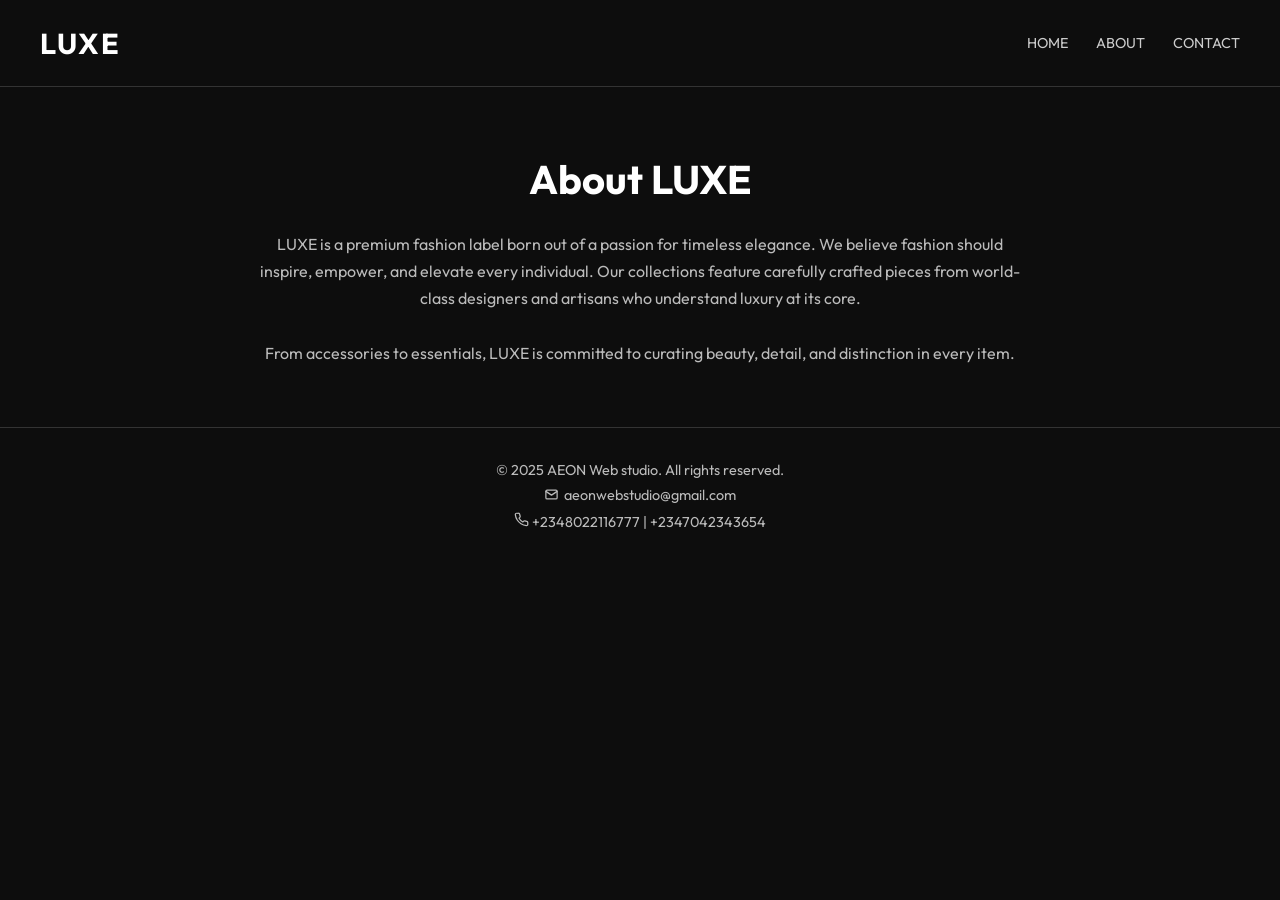
<file: about.html>
<!DOCTYPE html>
<html lang="en">
<head>
  <meta charset="UTF-8" />
  <meta name="viewport" content="width=device-width, initial-scale=1.0"/>
  <title>LUXE | About</title>
  <link href="https://fonts.googleapis.com/css2?family=Outfit:wght@400;600;700&display=swap" rel="stylesheet">
  <link rel="stylesheet" href="about.css">
</head>
<body>

  <!-- Navbar -->
  <header class="navbar">
    <div class="logo">LUXE</div>
    <nav class="nav-links">
      <a href="/index.html">Home</a>
      <a href="about.html">About</a>
      <a href="contact.html">Contact</a>
    </nav>
  </header>

  <!-- About Section -->
  <section class="section">
    <h1>About LUXE</h1>
    <p>
      LUXE is a premium fashion label born out of a passion for timeless elegance. We believe fashion should inspire, empower, and elevate every individual. Our collections feature carefully crafted pieces from world-class designers and artisans who understand luxury at its core.
      <br><br>
      From accessories to essentials, LUXE is committed to curating beauty, detail, and distinction in every item.
    </p>
  </section>

  <!-- Footer -->
  <footer class="footer">
    <div class="container">
      <p>&copy; 2025 AEON Web studio. All rights reserved.</p>
       
<p class="footer-email">
  <svg xmlns="http://www.w3.org/2000/svg"
       width="15"
       height="15"
       viewBox="0 0 24 24"
       fill="none"
       stroke="currentColor"
       stroke-width="2"
       stroke-linecap="round"
       stroke-linejoin="round">
    <rect x="3" y="5" width="18" height="14" rx="2"/>
    <path d="m3 7 9 6 9-6"/>
  </svg>
  <span>
    aeonwebstudio@gmail.com
  </span>
</p>


<!-- Phone Numbers -->
<p class="footer-phone">
  <svg xmlns="http://www.w3.org/2000/svg"
       width="15"
       height="15"
       viewBox="0 0 24 24"
       fill="none"
       stroke="currentColor"
       stroke-width="2"
       stroke-linecap="round"
       stroke-linejoin="round">
    <path d="M22 16.92v3a2 2 0 0 1-2.18 2
      19.79 19.79 0 0 1-8.63-3.07
      19.5 19.5 0 0 1-6-6
      19.79 19.79 0 0 1-3.07-8.67
      A2 2 0 0 1 4.11 2h3
      a2 2 0 0 1 2 1.72
      c.12.96.36 1.9.72 2.8
      a2 2 0 0 1-.45 2.11L8.11 9.91
      a16 16 0 0 0 6 6l1.27-1.27
      a2 2 0 0 1 2.11-.45
      c.9.36 1.84.6 2.8.72
      A2 2 0 0 1 22 16.92z"/>
  </svg>

  <span>+2348022116777</span>
  <span>|</span>
  <span>+2347042343654</span>
</p>


  
    </div>
  </footer>

</body>
</html>
</file>
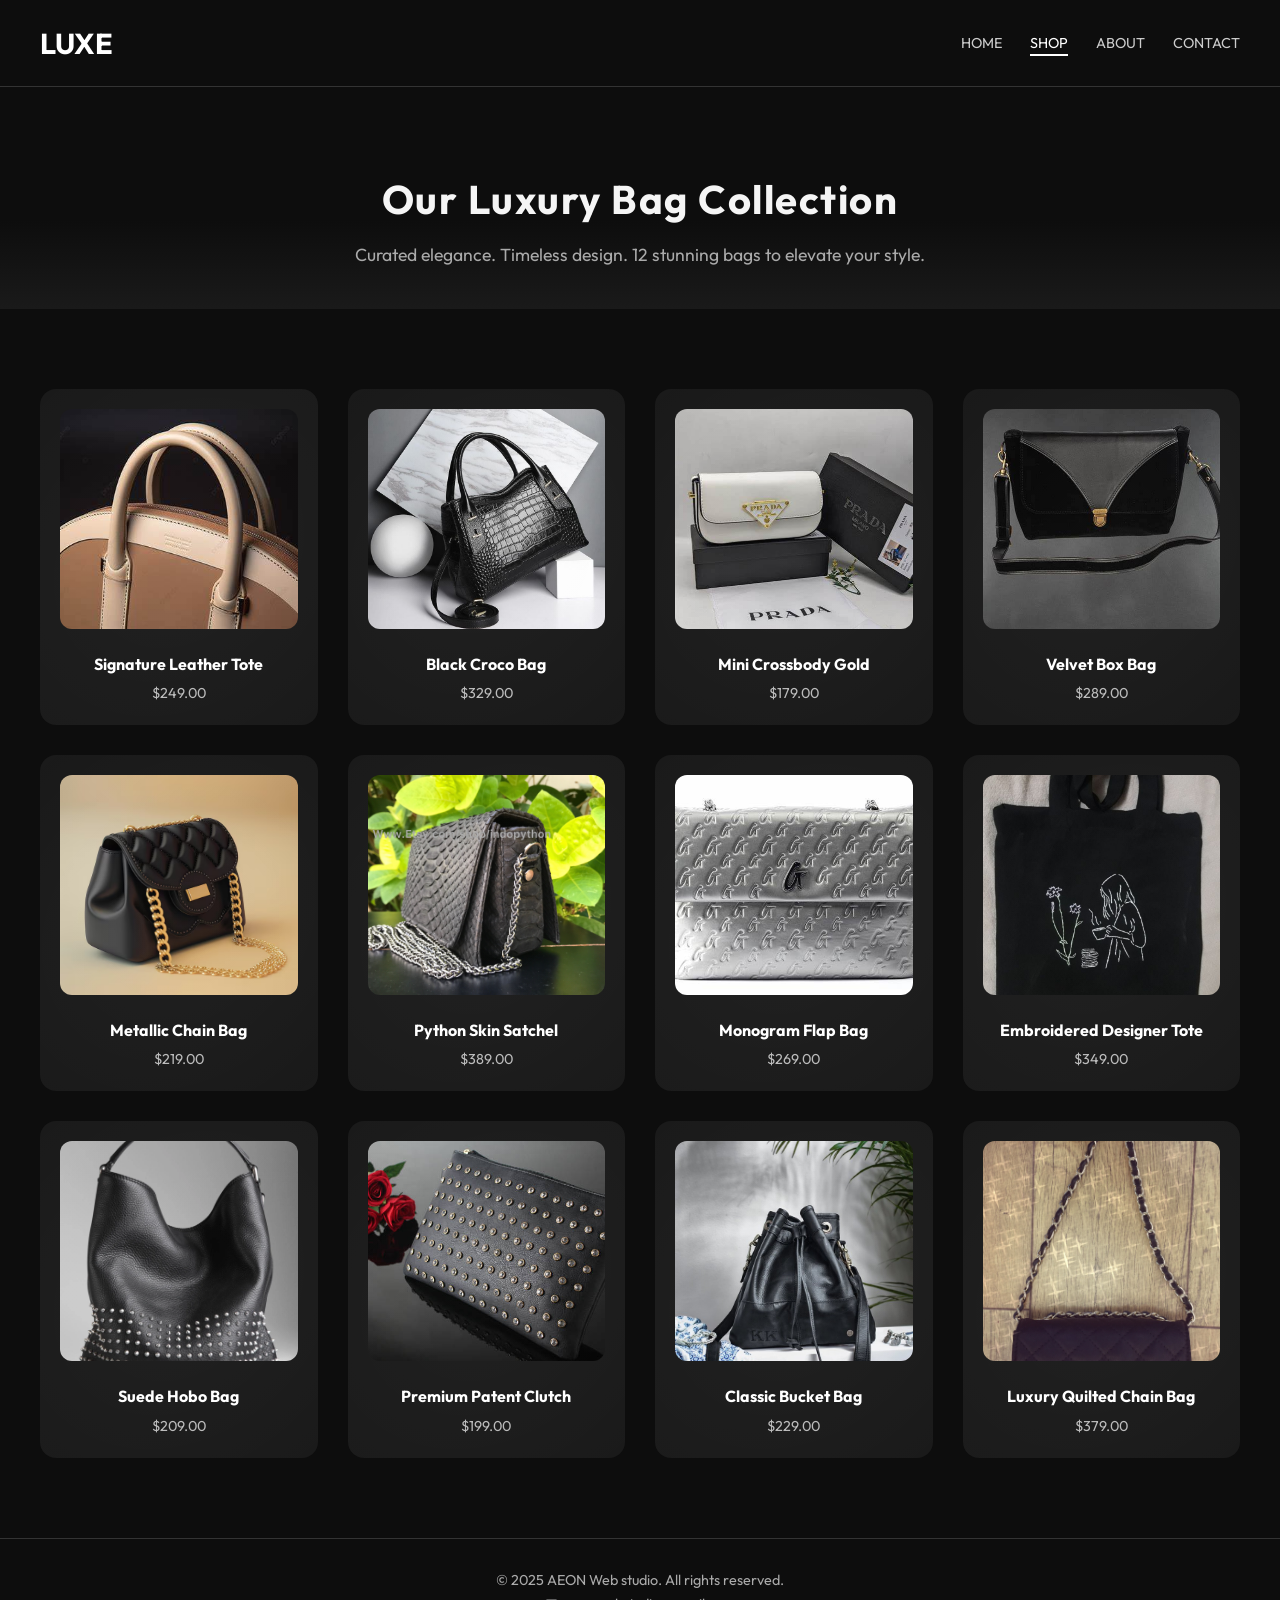
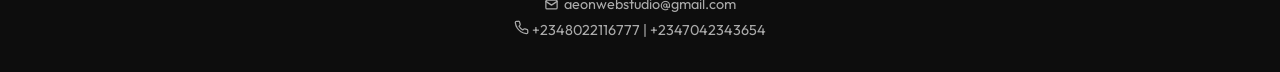
<file: bags.html>
<!DOCTYPE html>
<html lang="en">
<head>
  <meta charset="UTF-8" />
  <meta name="viewport" content="width=device-width, initial-scale=1.0" />
  <title>Bags | LUXE</title>
  <link rel="stylesheet" href="bags.css" />
  <link href="https://fonts.googleapis.com/css2?family=Outfit:wght@400;600;700&display=swap" rel="stylesheet">
</head>
<body>

  <header class="navbar">
    <div class="logo">LUXE</div>
    <nav class="nav-links">
      <a href="index.html">Home</a>
      <a href="shop.html" class="active">Shop</a>
      <a href="about.html">About</a>
      <a href="contact.html">Contact</a>
    </nav>
  </header>

  <section class="page-hero">
    <h1>Our Luxury Bag Collection</h1>
    <p>Curated elegance. Timeless design. 12 stunning bags to elevate your style.</p>
  </section>

  <section class="bag-grid">
    <div class="bag-grid">
        <div class="bag-card">
          <img src="signature Tot bag.jpg" alt="Bag 1">
          <h3>Signature Leather Tote</h3>
          <p>$249.00</p>
        </div>
        <div class="bag-card">
          <img src="black crocro bag.jpg" alt="Bag 2">
          <h3>Black Croco Bag</h3>
          <p>$329.00</p>
        </div>
        <div class="bag-card">
          <img src="mini cross bag.jpg" alt="Bag 3">
          <h3>Mini Crossbody Gold</h3>
          <p>$179.00</p>
        </div>
        <div class="bag-card">
          <img src="black valvet bag.jpg" alt="Bag 4">
          <h3>Velvet Box Bag</h3>
          <p>$289.00</p>
        </div>
        <div class="bag-card">
          <img src="chain bag.avif" alt="Bag 5">
          <h3>Metallic Chain Bag</h3>
          <p>$219.00</p>
        </div>
        <div class="bag-card">
          <img src="python skin bag.jpg" alt="Bag 6">
          <h3>Python Skin Satchel</h3>
          <p>$389.00</p>
        </div>
        <div class="bag-card">
          <img src="Flap bag.jpg" alt="Bag 7">
          <h3>Monogram Flap Bag</h3>
          <p>$269.00</p>
        </div>
        <div class="bag-card">
          <img src="embriodery bag.jpg" alt="Bag 8">
          <h3>Embroidered Designer Tote</h3>
          <p>$349.00</p>
        </div>
        <div class="bag-card">
          <img src="suedo bag.webp" alt="Bag 9">
          <h3>Suede Hobo Bag</h3>
          <p>$209.00</p>
        </div>
        <div class="bag-card">
          <img src="cluch bag.jpg" alt="Bag 10">
          <h3>Premium Patent Clutch</h3>
          <p>$199.00</p>
        </div>
        <div class="bag-card">
          <img src="The-Classic-Bucket-Bag.jpg" alt="Bag 11">
          <h3>Classic Bucket Bag</h3>
          <p>$229.00</p>
        </div>
        <div class="bag-card">
          <img src="Q chain bag.jpg" alt="Bag 12">
          <h3>Luxury Quilted Chain Bag</h3>
          <p>$379.00</p>
        </div>
       
      
  </section>

  <footer class="footer">
      <div class="container">
      <p>&copy; 2025 AEON Web studio. All rights reserved.</p>
       
<p class="footer-email">
  <svg xmlns="http://www.w3.org/2000/svg"
       width="15"
       height="15"
       viewBox="0 0 24 24"
       fill="none"
       stroke="currentColor"
       stroke-width="2"
       stroke-linecap="round"
       stroke-linejoin="round">
    <rect x="3" y="5" width="18" height="14" rx="2"/>
    <path d="m3 7 9 6 9-6"/>
  </svg>
  <span>
    aeonwebstudio@gmail.com
  </span>
</p>


<!-- Phone Numbers -->
<p class="footer-phone">
  <svg xmlns="http://www.w3.org/2000/svg"
       width="15"
       height="15"
       viewBox="0 0 24 24"
       fill="none"
       stroke="currentColor"
       stroke-width="2"
       stroke-linecap="round"
       stroke-linejoin="round">
    <path d="M22 16.92v3a2 2 0 0 1-2.18 2
      19.79 19.79 0 0 1-8.63-3.07
      19.5 19.5 0 0 1-6-6
      19.79 19.79 0 0 1-3.07-8.67
      A2 2 0 0 1 4.11 2h3
      a2 2 0 0 1 2 1.72
      c.12.96.36 1.9.72 2.8
      a2 2 0 0 1-.45 2.11L8.11 9.91
      a16 16 0 0 0 6 6l1.27-1.27
      a2 2 0 0 1 2.11-.45
      c.9.36 1.84.6 2.8.72
      A2 2 0 0 1 22 16.92z"/>
  </svg>

  <span>+2348022116777</span>
  <span>|</span>
  <span>+2347042343654</span>
</p>


  
    </div>
  </footer>

</body>
</html>
</file>
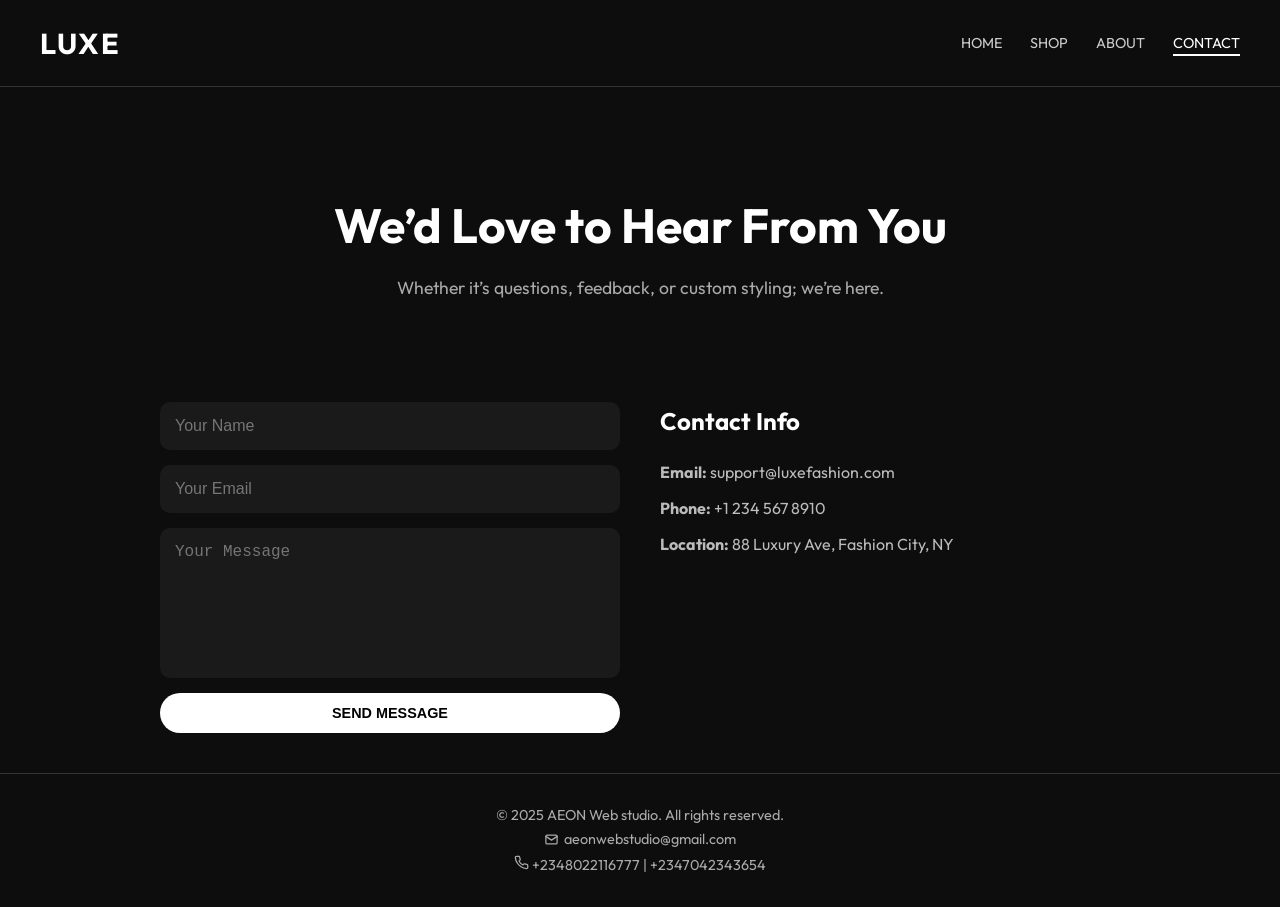
<file: contact.html>
<!DOCTYPE html>
<html lang="en">
<head>
  <meta charset="UTF-8" />
  <meta name="viewport" content="width=device-width, initial-scale=1.0"/>
  <title>LUXE | Contact</title>
  <link rel="stylesheet" href="contact.css" />
  <link href="https://fonts.googleapis.com/css2?family=Outfit:wght@400;600;700&display=swap" rel="stylesheet">
</head>
<body>

<header class="navbar">
  <div class="logo">LUXE</div>
  <nav class="nav-links">
    <a href="index.html">Home</a>
    <a href="shop.html">Shop</a>
    <a href="about.html">About</a>
    <a href="contact.html" class="active">Contact</a>
  </nav>
</header>

<section class="contact-hero">
  <h1>We’d Love to Hear From You</h1>
  <p>Whether it’s questions, feedback, or custom styling; we’re here.</p>
</section>

<section class="contact-form-section">
  <form class="contact-form">
    <input type="text" placeholder="Your Name" required>
    <input type="email" placeholder="Your Email" required>
    <textarea placeholder="Your Message" required></textarea>
    <button type="submit" class="btn">Send Message</button>
  </form>

  <div class="contact-info">
    <h2>Contact Info</h2>
    <p><strong>Email:</strong> support@luxefashion.com</p>
    <p><strong>Phone:</strong> +1 234 567 8910</p>
    <p><strong>Location:</strong> 88 Luxury Ave, Fashion City, NY</p>
  </div>
</section>

<footer class="footer">
   <div class="container">
      <p>&copy; 2025 AEON Web studio. All rights reserved.</p>
       
<p class="footer-email">
  <svg xmlns="http://www.w3.org/2000/svg"
       width="15"
       height="15"
       viewBox="0 0 24 24"
       fill="none"
       stroke="currentColor"
       stroke-width="2"
       stroke-linecap="round"
       stroke-linejoin="round">
    <rect x="3" y="5" width="18" height="14" rx="2"/>
    <path d="m3 7 9 6 9-6"/>
  </svg>
  <span>
    aeonwebstudio@gmail.com
  </span>
</p>


<!-- Phone Numbers -->
<p class="footer-phone">
  <svg xmlns="http://www.w3.org/2000/svg"
       width="15"
       height="15"
       viewBox="0 0 24 24"
       fill="none"
       stroke="currentColor"
       stroke-width="2"
       stroke-linecap="round"
       stroke-linejoin="round">
    <path d="M22 16.92v3a2 2 0 0 1-2.18 2
      19.79 19.79 0 0 1-8.63-3.07
      19.5 19.5 0 0 1-6-6
      19.79 19.79 0 0 1-3.07-8.67
      A2 2 0 0 1 4.11 2h3
      a2 2 0 0 1 2 1.72
      c.12.96.36 1.9.72 2.8
      a2 2 0 0 1-.45 2.11L8.11 9.91
      a16 16 0 0 0 6 6l1.27-1.27
      a2 2 0 0 1 2.11-.45
      c.9.36 1.84.6 2.8.72
      A2 2 0 0 1 22 16.92z"/>
  </svg>

  <span>+2348022116777</span>
  <span>|</span>
  <span>+2347042343654</span>
</p>


  
    </div>
</footer>

<script src="script.js"></script>
</body>

</html>
</file>
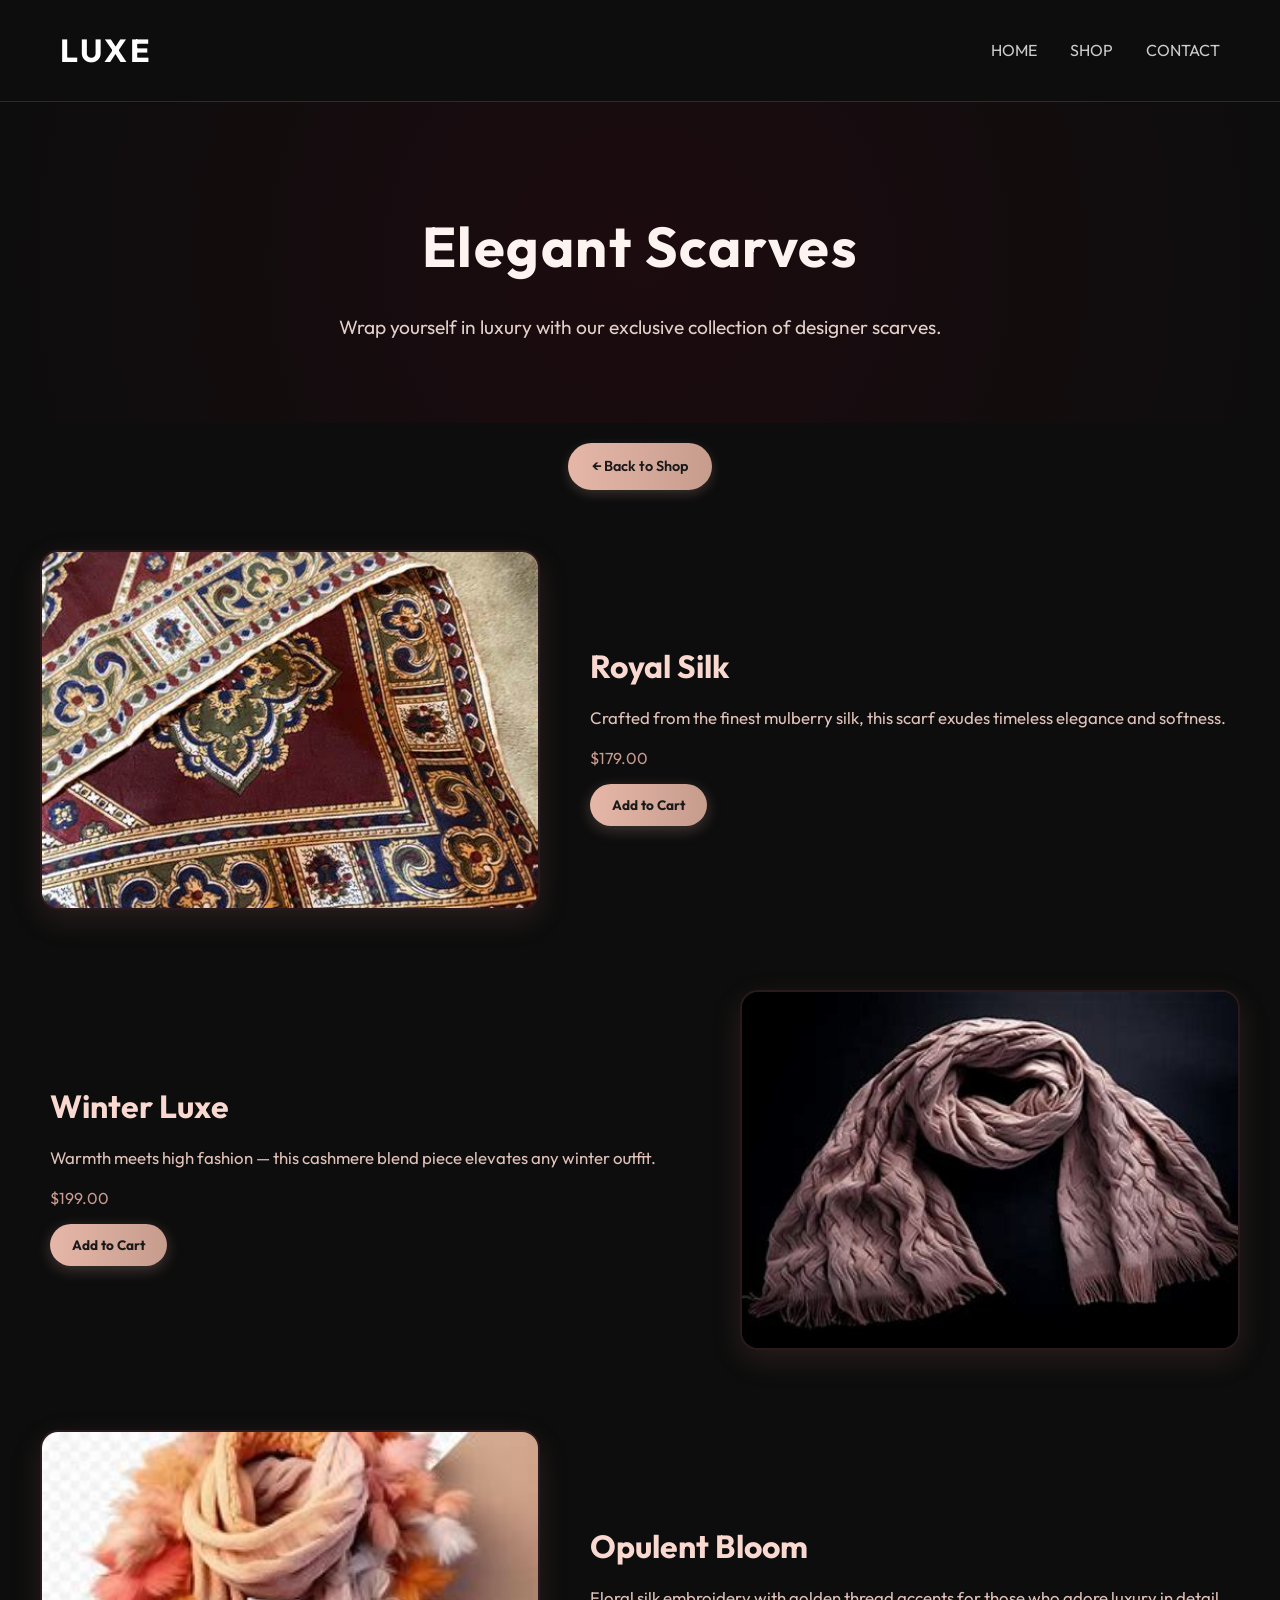
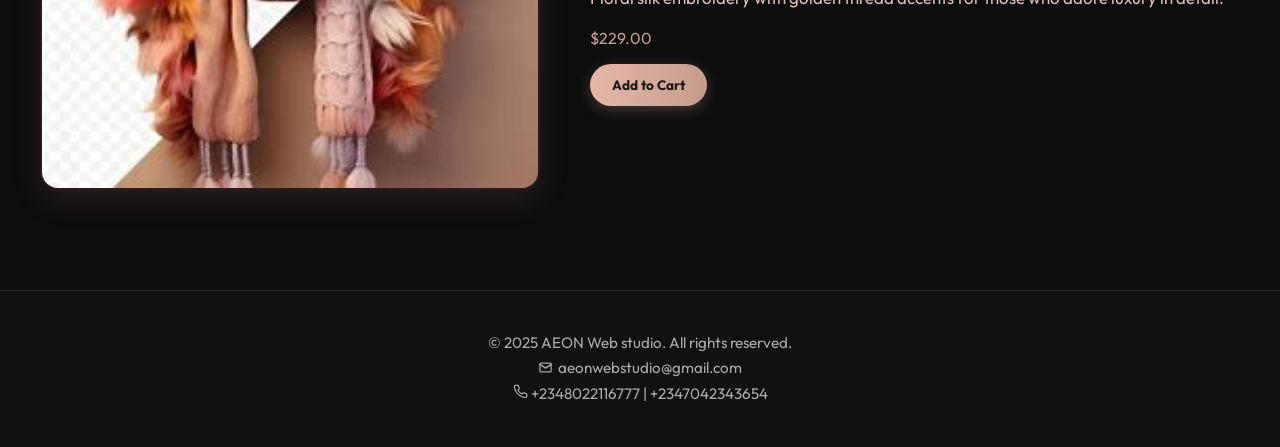
<file: scarves.html>
<!DOCTYPE html>
<html lang="en">
<head>
  <meta charset="UTF-8" />
  <meta name="viewport" content="width=device-width, initial-scale=1.0"/>
  <title>LUXE | Scarves</title>
  <link rel="stylesheet" href="scarves.css" />
  <link href="https://fonts.googleapis.com/css2?family=Outfit:wght@400;600;700&display=swap" rel="stylesheet">
</head>
<body>

<header class="navbar">
  <div class="logo">LUXE</div>
  <nav class="nav-links">
    <a href="index.html">Home</a>
    <a href="shop.html">Shop</a>
    <a href="contact.html">Contact</a>
  </nav>
</header>

<section class="hero-section">
  <h1>Elegant Scarves</h1>
  <p>Wrap yourself in luxury with our exclusive collection of designer scarves.</p>
</section>

<section class="back-button-container">
  <a href="shop.html" class="btn-back">← Back to Shop</a>
</section>

<section class="scarf-collection">
  <div class="scarf-row">
    <img src="scarve 1.jpg" alt="Royal Silk Scarf" class="scarf-image">
    <div class="scarf-info">
      <h2>Royal Silk</h2>
      <p>Crafted from the finest mulberry silk, this scarf exudes timeless elegance and softness.</p>
      <span class="price">$179.00</span>
      <a href="#" class="btn-light">Add to Cart</a>
    </div>
  </div>

  <div class="scarf-row reverse">
    <img src="scarve 2.jpg" alt="Winter Luxe" class="scarf-image">
    <div class="scarf-info">
      <h2>Winter Luxe</h2>
      <p>Warmth meets high fashion — this cashmere blend piece elevates any winter outfit.</p>
      <span class="price">$199.00</span>
      <a href="#" class="btn-light">Add to Cart</a>
    </div>
  </div>

  <div class="scarf-row">
    <img src="scarve 3.jpg" alt="Opulent Bloom" class="scarf-image">
    <div class="scarf-info">
      <h2>Opulent Bloom</h2>
      <p>Floral silk embroidery with golden thread accents for those who adore luxury in detail.</p>
      <span class="price">$229.00</span>
      <a href="#" class="btn-light">Add to Cart</a>
    </div>
  </div>
</section>

<footer class="footer">
   <div class="container">
      <p>&copy; 2025 AEON Web studio. All rights reserved.</p>
       
<p class="footer-email">
  <svg xmlns="http://www.w3.org/2000/svg"
       width="15"
       height="15"
       viewBox="0 0 24 24"
       fill="none"
       stroke="currentColor"
       stroke-width="2"
       stroke-linecap="round"
       stroke-linejoin="round">
    <rect x="3" y="5" width="18" height="14" rx="2"/>
    <path d="m3 7 9 6 9-6"/>
  </svg>
  <span>
    aeonwebstudio@gmail.com
  </span>
</p>


<!-- Phone Numbers -->
<p class="footer-phone">
  <svg xmlns="http://www.w3.org/2000/svg"
       width="15"
       height="15"
       viewBox="0 0 24 24"
       fill="none"
       stroke="currentColor"
       stroke-width="2"
       stroke-linecap="round"
       stroke-linejoin="round">
    <path d="M22 16.92v3a2 2 0 0 1-2.18 2
      19.79 19.79 0 0 1-8.63-3.07
      19.5 19.5 0 0 1-6-6
      19.79 19.79 0 0 1-3.07-8.67
      A2 2 0 0 1 4.11 2h3
      a2 2 0 0 1 2 1.72
      c.12.96.36 1.9.72 2.8
      a2 2 0 0 1-.45 2.11L8.11 9.91
      a16 16 0 0 0 6 6l1.27-1.27
      a2 2 0 0 1 2.11-.45
      c.9.36 1.84.6 2.8.72
      A2 2 0 0 1 22 16.92z"/>
  </svg>

  <span>+2348022116777</span>
  <span>|</span>
  <span>+2347042343654</span>
</p>


  
    </div>
</footer>

</body>
</html>
</file>
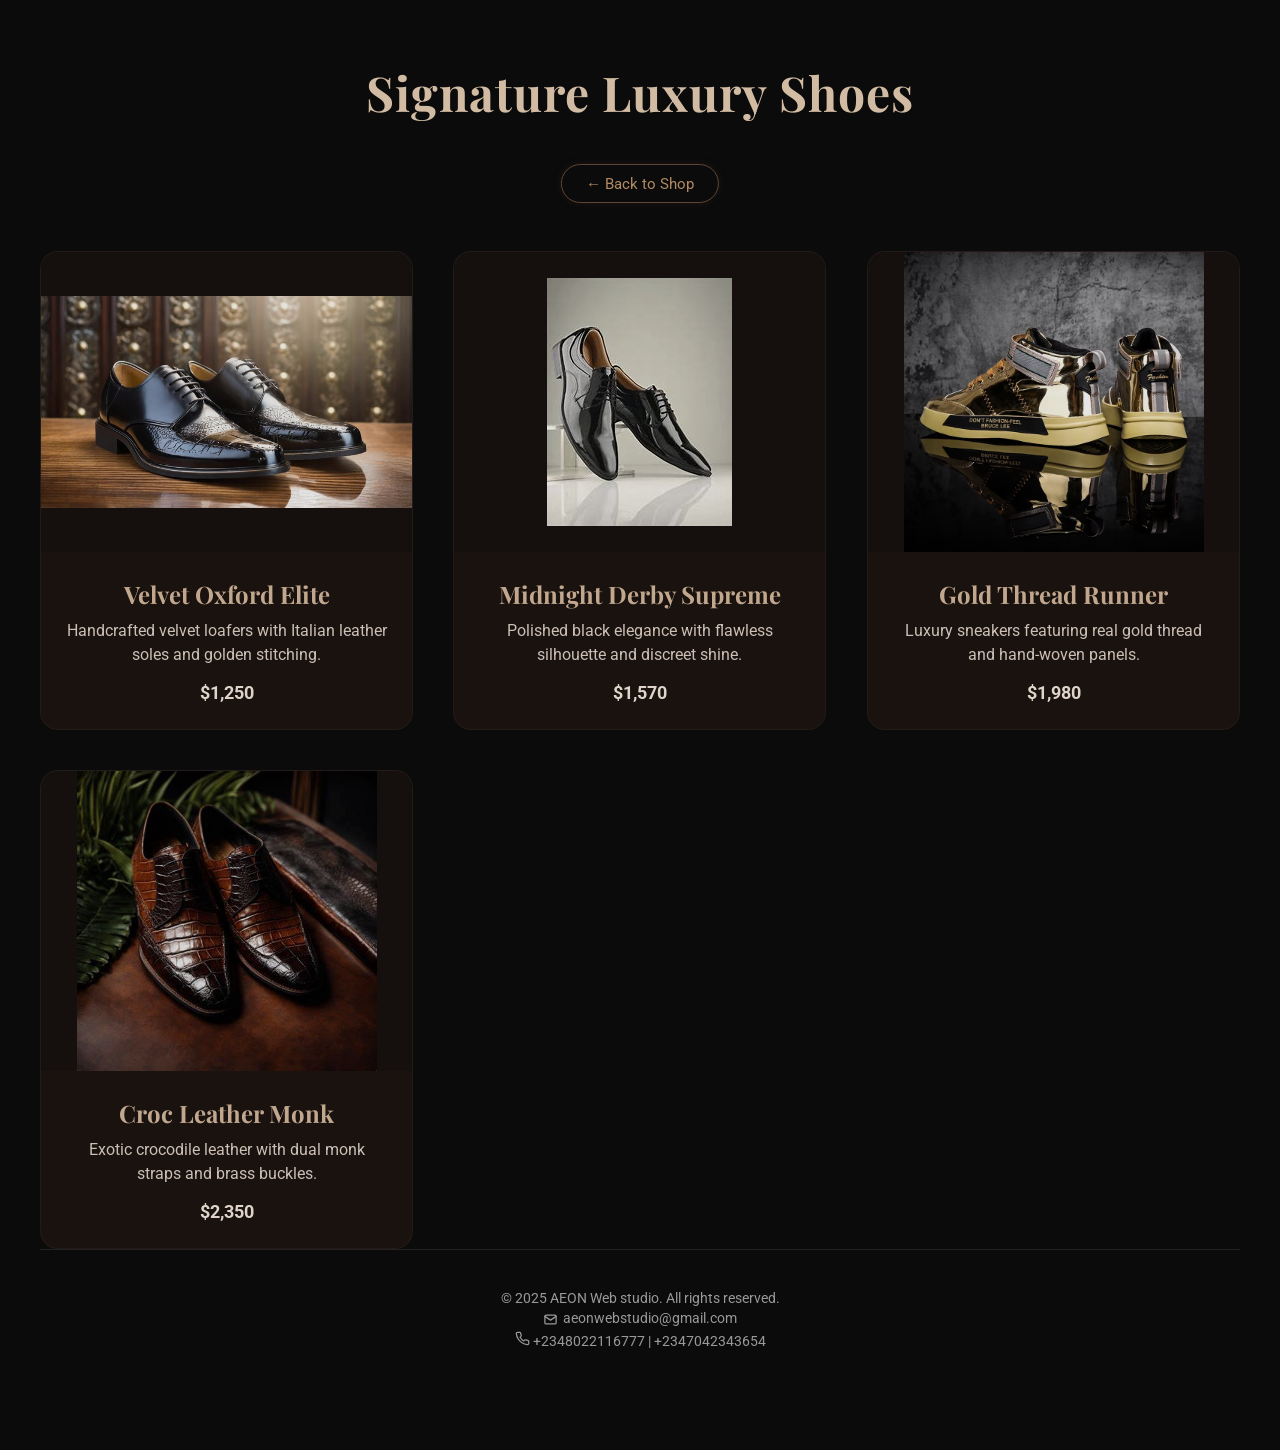
<file: shoes.html>
<!DOCTYPE html>
<html lang="en">
<head>
  <meta charset="UTF-8" />
  <meta name="viewport" content="width=device-width, initial-scale=1.0"/>
  <title>Luxury Shoes</title>
  <link rel="stylesheet" href="shoes.css"/>
  <link href="https://fonts.googleapis.com/css2?family=Playfair+Display:wght@600&family=Roboto:wght@300;400&display=swap" rel="stylesheet">
</head>
<body>

  <h1>Signature Luxury Shoes</h1>
  <a href="shop.html" class="back-button">← Back to Shop</a>

  <div class="product-grid">

    <div class="product-card">
      <div class="product-image">
        <img src="/shoe1.jpg" alt="Velvet Oxford Elite" />
      </div>
      <div class="product-info">
        <h2>Velvet Oxford Elite</h2>
        <p>Handcrafted velvet loafers with Italian leather soles and golden stitching.</p>
        <div class="product-price">$1,250</div>
      </div>
    </div>

    <div class="product-card">
      <div class="product-image">
        <img src="/shoe 2.jpg" alt="Midnight Derby Supreme" />
      </div>
      <div class="product-info">
        <h2>Midnight Derby Supreme</h2>
        <p>Polished black elegance with flawless silhouette and discreet shine.</p>
        <div class="product-price">$1,570</div>
      </div>
    </div>

    <div class="product-card">
      <div class="product-image">
        <img src="/shoe 3.avif" alt="Gold Thread Runner" />
      </div>
      <div class="product-info">
        <h2>Gold Thread Runner</h2>
        <p>Luxury sneakers featuring real gold thread and hand-woven panels.</p>
        <div class="product-price">$1,980</div>
      </div>
    </div>

    <div class="product-card">
      <div class="product-image">
        <img src="/shoe 4.jpg" alt="Croc Leather Monk" />
      </div>
      <div class="product-info">
        <h2>Croc Leather Monk</h2>
        <p>Exotic crocodile leather with dual monk straps and brass buckles.</p>
        <div class="product-price">$2,350</div>
      </div>
    </div>

  </div>
<footer class="footer">
   <div class="container">
      <p>&copy; 2025 AEON Web studio. All rights reserved.</p>
       
<p class="footer-email">
  <svg xmlns="http://www.w3.org/2000/svg"
       width="15"
       height="15"
       viewBox="0 0 24 24"
       fill="none"
       stroke="currentColor"
       stroke-width="2"
       stroke-linecap="round"
       stroke-linejoin="round">
    <rect x="3" y="5" width="18" height="14" rx="2"/>
    <path d="m3 7 9 6 9-6"/>
  </svg>
  <span>
    aeonwebstudio@gmail.com
  </span>
</p>


<!-- Phone Numbers -->
<p class="footer-phone">
  <svg xmlns="http://www.w3.org/2000/svg"
       width="15"
       height="15"
       viewBox="0 0 24 24"
       fill="none"
       stroke="currentColor"
       stroke-width="2"
       stroke-linecap="round"
       stroke-linejoin="round">
    <path d="M22 16.92v3a2 2 0 0 1-2.18 2
      19.79 19.79 0 0 1-8.63-3.07
      19.5 19.5 0 0 1-6-6
      19.79 19.79 0 0 1-3.07-8.67
      A2 2 0 0 1 4.11 2h3
      a2 2 0 0 1 2 1.72
      c.12.96.36 1.9.72 2.8
      a2 2 0 0 1-.45 2.11L8.11 9.91
      a16 16 0 0 0 6 6l1.27-1.27
      a2 2 0 0 1 2.11-.45
      c.9.36 1.84.6 2.8.72
      A2 2 0 0 1 22 16.92z"/>
  </svg>

  <span>+2348022116777</span>
  <span>|</span>
  <span>+2347042343654</span>
</p>


  
    </div>
</footer>


</body>
</html>
</file>
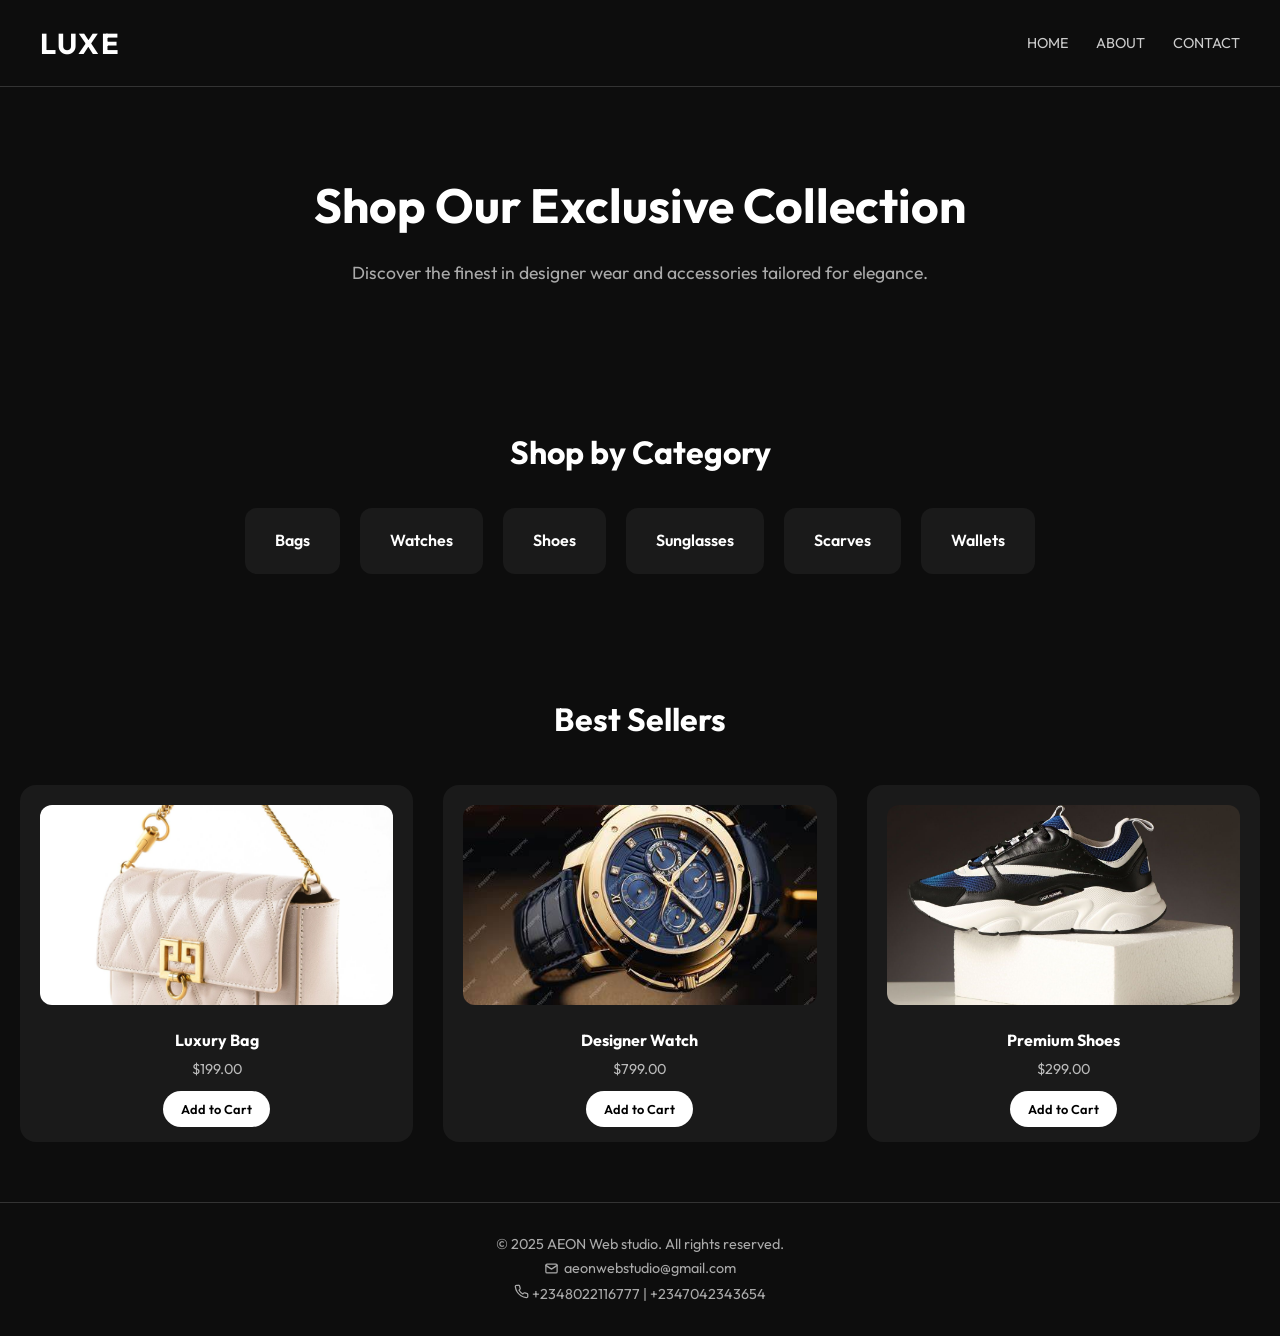
<file: shop.html>
<!DOCTYPE html>
<html lang="en">
<head>
  <meta charset="UTF-8" />
  <meta name="viewport" content="width=device-width, initial-scale=1.0"/>
  <title>LUXE | Shop</title>
  <link rel="stylesheet" href="shop.css" />
  <link href="https://fonts.googleapis.com/css2?family=Outfit:wght@400;600;700&display=swap" rel="stylesheet">
</head>
<body>

<header class="navbar">
  <div class="logo">LUXE</div>
  <nav class="nav-links">
    <a href="index.html">Home</a>
    <a href="about.html">About</a>
    <a href="contact.html">Contact</a>
  </nav>
</header>

<section class="shop-hero">
  <h1>Shop Our Exclusive Collection</h1>
  <p>Discover the finest in designer wear and accessories tailored for elegance.</p>
</section>

<section class="categories">
  <h2>Shop by Category</h2>
  <div class="category-cards">
    <div class="cat-card"><a href="bags.html" class="category-card-Bags">Bags</a>
    </div>
    <div class="cat-card"><a href="watches.html" class="category-card-Bags">Watches</a></div>
    <div class="cat-card"><a href="shoes.html" class="category-card-Bags">Shoes</a></div>
    <div class="cat-card"><a href="sunglasses.html" class="category-card-Bags">Sunglasses</a></div>

    <div class="cat-card"><a href="scarves.html" class="category-card-Bags">Scarves</a></div>
    <div class="cat-card"><a href="wallet.html" class="category-card-Bags">Wallets</a></div>
  </div>
</section>

<section class="product-showcase">
  <h2>Best Sellers</h2>
  <div class="product-grid">
    <div class="product-card">
      <img src="givenchy bag.jpg" alt="Bag">
      <h3>Luxury Bag</h3>
      <p>$199.00</p>
      <a href="#" class="btn-light">Add to Cart</a>
    </div>
    <div class="product-card">
      <img src="lux watch.jpg" alt="Watch">
      <h3>Designer Watch</h3>
      <p>$799.00</p>
      <a href="#" class="btn-light">Add to Cart</a>
    </div>
    <div class="product-card">
      <img src="dior shoes.jpg" alt="Shoes">
      <h3>Premium Shoes</h3>
      <p>$299.00</p>
      <a href="#" class="btn-light">Add to Cart</a>
    </div>
  </div>
</section>

<footer class="footer">
    <div class="container">
      <p>&copy; 2025 AEON Web studio. All rights reserved.</p>
       
<p class="footer-email">
  <svg xmlns="http://www.w3.org/2000/svg"
       width="15"
       height="15"
       viewBox="0 0 24 24"
       fill="none"
       stroke="currentColor"
       stroke-width="2"
       stroke-linecap="round"
       stroke-linejoin="round">
    <rect x="3" y="5" width="18" height="14" rx="2"/>
    <path d="m3 7 9 6 9-6"/>
  </svg>
  <span>
    aeonwebstudio@gmail.com
  </span>
</p>


<!-- Phone Numbers -->
<p class="footer-phone">
  <svg xmlns="http://www.w3.org/2000/svg"
       width="15"
       height="15"
       viewBox="0 0 24 24"
       fill="none"
       stroke="currentColor"
       stroke-width="2"
       stroke-linecap="round"
       stroke-linejoin="round">
    <path d="M22 16.92v3a2 2 0 0 1-2.18 2
      19.79 19.79 0 0 1-8.63-3.07
      19.5 19.5 0 0 1-6-6
      19.79 19.79 0 0 1-3.07-8.67
      A2 2 0 0 1 4.11 2h3
      a2 2 0 0 1 2 1.72
      c.12.96.36 1.9.72 2.8
      a2 2 0 0 1-.45 2.11L8.11 9.91
      a16 16 0 0 0 6 6l1.27-1.27
      a2 2 0 0 1 2.11-.45
      c.9.36 1.84.6 2.8.72
      A2 2 0 0 1 22 16.92z"/>
  </svg>

  <span>+2348022116777</span>
  <span>|</span>
  <span>+2347042343654</span>
</p>


  
    </div>

</footer>

</body>
</html>
</file>
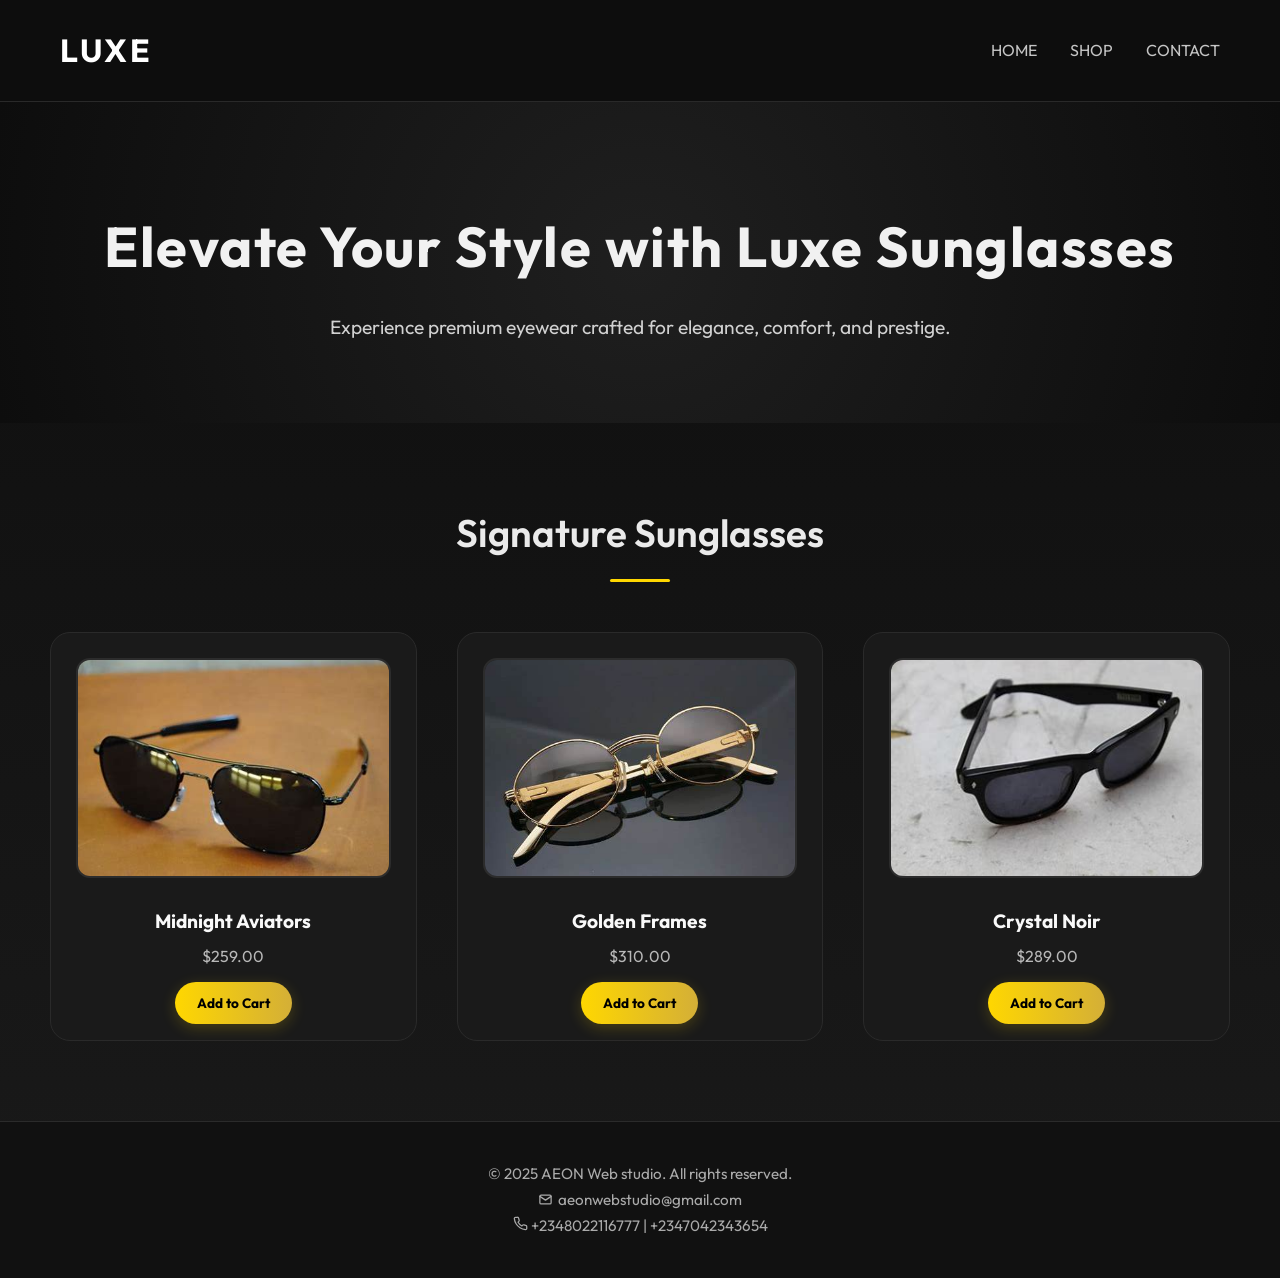
<file: sunglasses.html>
<!DOCTYPE html>
<html lang="en">
<head>
  <meta charset="UTF-8" />
  <meta name="viewport" content="width=device-width, initial-scale=1.0"/>
  <title>LUXE | Sunglasses</title>
  <link rel="stylesheet" href="glasses.css" />
  <link href="https://fonts.googleapis.com/css2?family=Outfit:wght@400;600;700&display=swap" rel="stylesheet">
</head>
<body>

<header class="navbar">
  <div class="logo">LUXE</div>
  <nav class="nav-links">
    <a href="index.html">Home</a>
    <a href="shop.html">Shop</a>
    <a href="contact.html">Contact</a>
  </nav>
</header>

<section class="hero-section">
  <h1>Elevate Your Style with Luxe Sunglasses</h1>
  <p>Experience premium eyewear crafted for elegance, comfort, and prestige.</p>
</section>

<section class="product-showcase">
  <h2>Signature Sunglasses</h2>
  <div class="product-grid">
    <div class="product-card">
      <img src="glasses 1.jpg" alt="Classic Shades">
      <h3>Midnight Aviators</h3>
      <p>$259.00</p>
      <a href="#" class="btn-light">Add to Cart</a>
    </div>
    <div class="product-card">
      <img src="glasses 2.jpg" alt="Gold Frame Shades">
      <h3>Golden Frames</h3>
      <p>$310.00</p>
      <a href="#" class="btn-light">Add to Cart</a>
    </div>
    <div class="product-card">
      <img src="glasses 3.jpg" alt="Modern Luxe Shades">
      <h3>Crystal Noir</h3>
      <p>$289.00</p>
      <a href="#" class="btn-light">Add to Cart</a>
    </div>
  </div>
</section>

<footer class="footer">
  <div class="container">
      <p>&copy; 2025 AEON Web studio. All rights reserved.</p>
       
<p class="footer-email">
  <svg xmlns="http://www.w3.org/2000/svg"
       width="15"
       height="15"
       viewBox="0 0 24 24"
       fill="none"
       stroke="currentColor"
       stroke-width="2"
       stroke-linecap="round"
       stroke-linejoin="round">
    <rect x="3" y="5" width="18" height="14" rx="2"/>
    <path d="m3 7 9 6 9-6"/>
  </svg>
  <a href="#">
    aeonwebstudio@gmail.com
  </a>
</p>


<!-- Phone Numbers -->
<p class="footer-phone">
  <svg xmlns="http://www.w3.org/2000/svg"
       width="15"
       height="15"
       viewBox="0 0 24 24"
       fill="none"
       stroke="currentColor"
       stroke-width="2"
       stroke-linecap="round"
       stroke-linejoin="round">
    <path d="M22 16.92v3a2 2 0 0 1-2.18 2
      19.79 19.79 0 0 1-8.63-3.07
      19.5 19.5 0 0 1-6-6
      19.79 19.79 0 0 1-3.07-8.67
      A2 2 0 0 1 4.11 2h3
      a2 2 0 0 1 2 1.72
      c.12.96.36 1.9.72 2.8
      a2 2 0 0 1-.45 2.11L8.11 9.91
      a16 16 0 0 0 6 6l1.27-1.27
      a2 2 0 0 1 2.11-.45
      c.9.36 1.84.6 2.8.72
      A2 2 0 0 1 22 16.92z"/>
  </svg>

  <span>+2348022116777</span>
  <span>|</span>
  <span>+2347042343654</span>
</p>


  
    </div>
</footer>

</body>
</html>
</file>
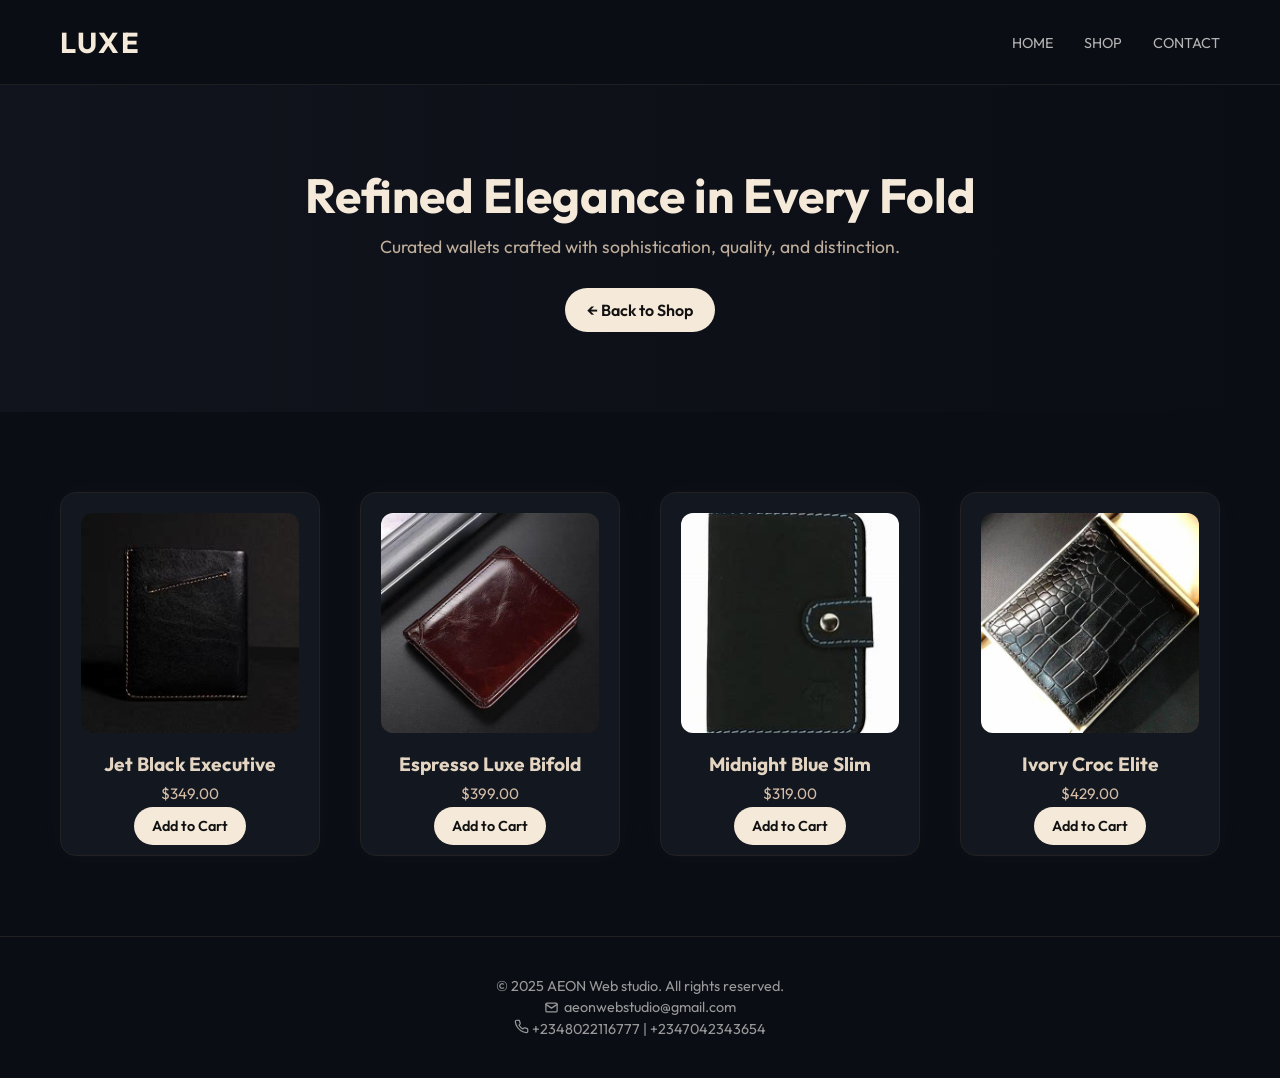
<file: wallet.html>
<!DOCTYPE html>
<html lang="en">
<head>
  <meta charset="UTF-8" />
  <meta name="viewport" content="width=device-width, initial-scale=1.0"/>
  <title>LUXE | Wallets</title>
  <link rel="stylesheet" href="wallet.css" />
  <link href="https://fonts.googleapis.com/css2?family=Outfit:wght@400;600;700&display=swap" rel="stylesheet">
</head>
<body>

<header class="navbar">
  <div class="logo">LUXE</div>
  <nav class="nav-links">
    <a href="index.html">Home</a>
    <a href="shop.html">Shop</a>
    <a href="contact.html">Contact</a>
  </nav>
</header>

<section class="wallet-hero">
  <h1>Refined Elegance in Every Fold</h1>
  <p>Curated wallets crafted with sophistication, quality, and distinction.</p>
  <a href="shop.html" class="btn-back">← Back to Shop</a>
</section>

<section class="wallet-grid">
  <div class="wallet-card fade-in">
    <img src="wallet 1.jpg" alt="Wallet 1">
    <h2>Jet Black Executive</h2>
    <p>$349.00</p>
    <a href="#" class="btn-buy">Add to Cart</a>
  </div>
  <div class="wallet-card fade-in">
    <img src="wallet 2.jpg" alt="Wallet 2">
    <h2>Espresso Luxe Bifold</h2>
    <p>$399.00</p>
    <a href="#" class="btn-buy">Add to Cart</a>
  </div>
  <div class="wallet-card fade-in">
    <img src="wallet 3.jpg" alt="Wallet 3">
    <h2>Midnight Blue Slim</h2>
    <p>$319.00</p>
    <a href="#" class="btn-buy">Add to Cart</a>
  </div>
  <div class="wallet-card fade-in">
    <img src="wallet 4.jpg" alt="Wallet 4">
    <h2>Ivory Croc Elite</h2>
    <p>$429.00</p>
    <a href="#" class="btn-buy">Add to Cart</a>
  </div>
</section>

<footer class="footer">
   <div class="container">
      <p>&copy; 2025 AEON Web studio. All rights reserved.</p>
       
<p class="footer-email">
  <svg xmlns="http://www.w3.org/2000/svg"
       width="15"
       height="15"
       viewBox="0 0 24 24"
       fill="none"
       stroke="currentColor"
       stroke-width="2"
       stroke-linecap="round"
       stroke-linejoin="round">
    <rect x="3" y="5" width="18" height="14" rx="2"/>
    <path d="m3 7 9 6 9-6"/>
  </svg>
  <span>
    aeonwebstudio@gmail.com
  </span>
</p>


<!-- Phone Numbers -->
<p class="footer-phone">
  <svg xmlns="http://www.w3.org/2000/svg"
       width="15"
       height="15"
       viewBox="0 0 24 24"
       fill="none"
       stroke="currentColor"
       stroke-width="2"
       stroke-linecap="round"
       stroke-linejoin="round">
    <path d="M22 16.92v3a2 2 0 0 1-2.18 2
      19.79 19.79 0 0 1-8.63-3.07
      19.5 19.5 0 0 1-6-6
      19.79 19.79 0 0 1-3.07-8.67
      A2 2 0 0 1 4.11 2h3
      a2 2 0 0 1 2 1.72
      c.12.96.36 1.9.72 2.8
      a2 2 0 0 1-.45 2.11L8.11 9.91
      a16 16 0 0 0 6 6l1.27-1.27
      a2 2 0 0 1 2.11-.45
      c.9.36 1.84.6 2.8.72
      A2 2 0 0 1 22 16.92z"/>
  </svg>

  <span>+2348022116777</span>
  <span>|</span>
  <span>+2347042343654</span>
</p>


  
    </div>
</footer>

</body>
</html>
</file>
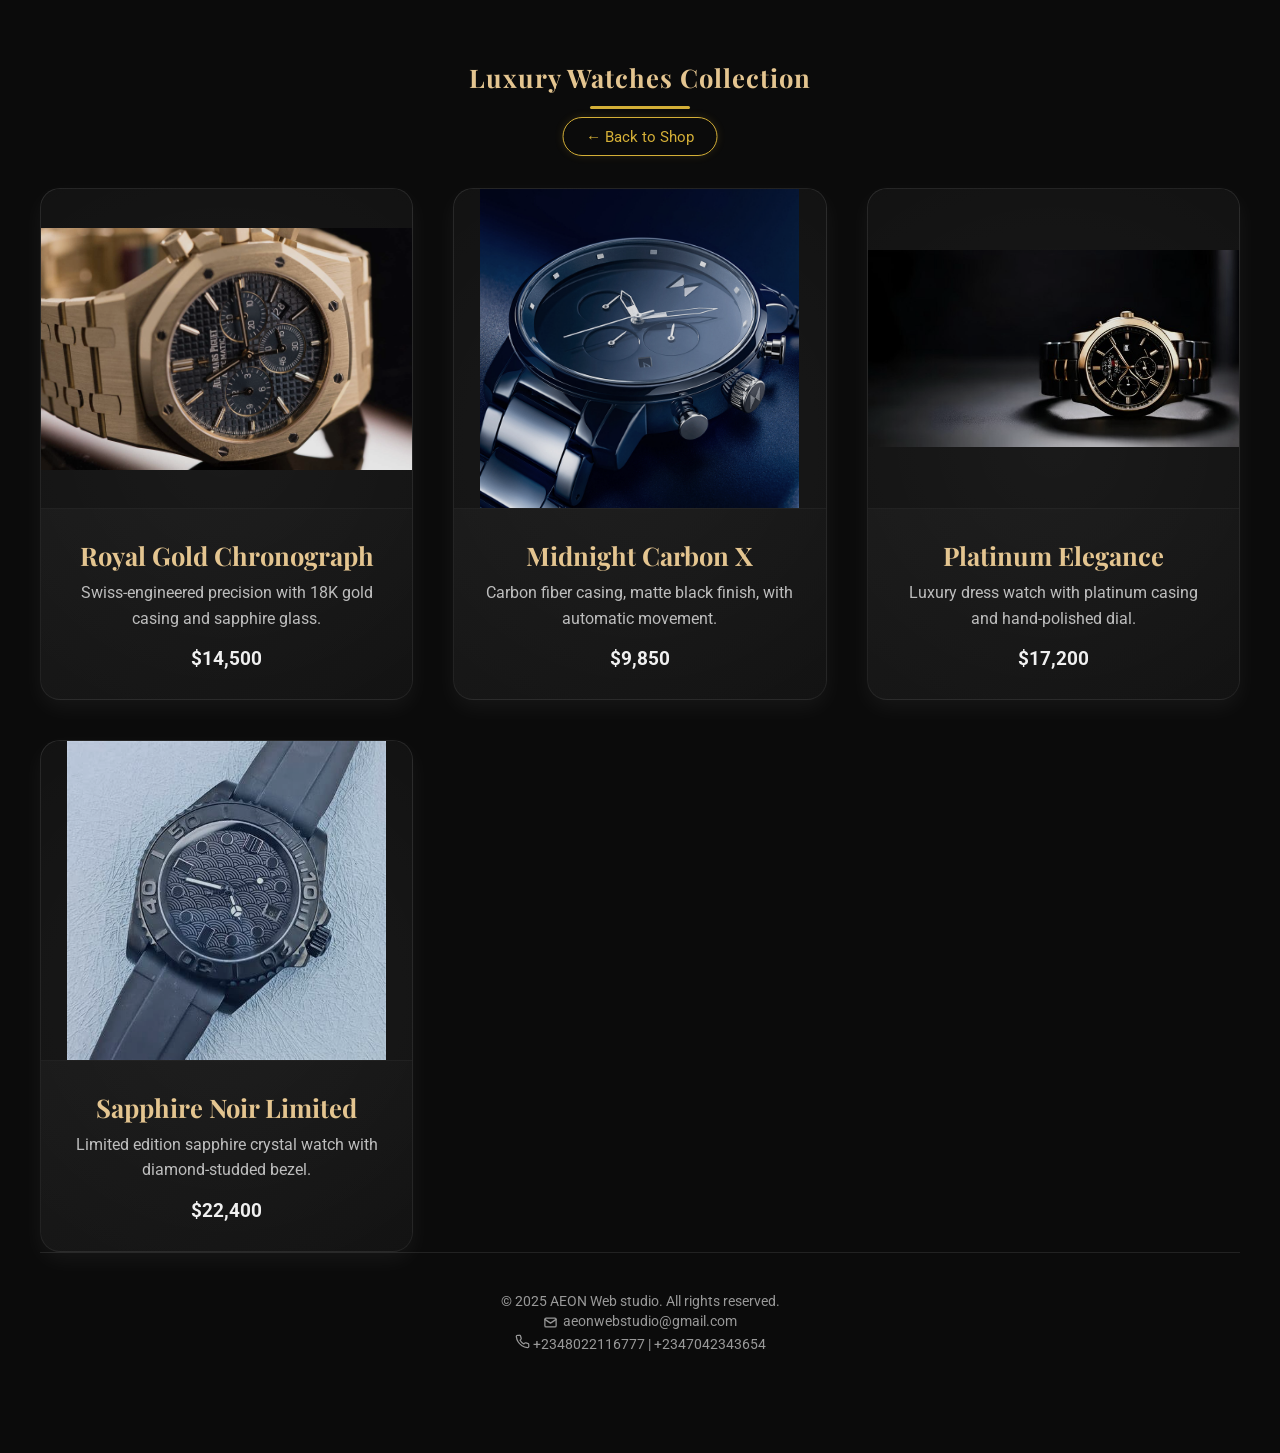
<file: watches.html>
<!DOCTYPE html>
<html lang="en">
    <head>
        <meta charset="UTF-8" />
        <meta name="viewport" content="width=device-width, initial-scale=1.0"/>
        <title>Luxury Watches</title>
        <link rel="stylesheet" href="watches.css"/>
        <link href="https://fonts.googleapis.com/css2?family=Playfair+Display:wght@600&family=Roboto:wght@300;400&display=swap" rel="stylesheet">
      </head>
      
<body>

  <h1>Luxury Watches Collection</h1>
  <a href="shop.html" class="back-button">← Back to Shop</a>


  <div class="product-grid">

    <div class="product-card">
      <div class="product-image">
        <img src="rose gold wristwatch.jpg" alt="Royal Gold Chronograph">
      </div>
      <div class="product-info">
        <h2>Royal Gold Chronograph</h2>
        <p>Swiss-engineered precision with 18K gold casing and sapphire glass.</p>
        <div class="product-price">$14,500</div>
      </div>
    </div>

    <div class="product-card">
      <div class="product-image">
        <img src="midnight watch.jpg" alt="Midnight Carbon X">
      </div>
      <div class="product-info">
        <h2>Midnight Carbon X</h2>
        <p>Carbon fiber casing, matte black finish, with automatic movement.</p>
        <div class="product-price">$9,850</div>
      </div>
    </div>

    <div class="product-card">
      <div class="product-image">
        <img src="legance watch.jpg" alt="Platinum Elegance">
      </div>
      <div class="product-info">
        <h2>Platinum Elegance</h2>
        <p>Luxury dress watch with platinum casing and hand-polished dial.</p>
        <div class="product-price">$17,200</div>
      </div>
    </div>

    <div class="product-card">
      <div class="product-image">
        <img src="noir watch.jpg" alt="Sapphire Noir Limited">
      </div>
      <div class="product-info">
        <h2>Sapphire Noir Limited</h2>
        <p>Limited edition sapphire crystal watch with diamond-studded bezel.</p>
        <div class="product-price">$22,400</div>
      </div>
    </div>

  </div>

  <footer class="footer">
   <div class="container">
      <p>&copy; 2025 AEON Web studio. All rights reserved.</p>
       
<p class="footer-email">
  <svg xmlns="http://www.w3.org/2000/svg"
       width="15"
       height="15"
       viewBox="0 0 24 24"
       fill="none"
       stroke="currentColor"
       stroke-width="2"
       stroke-linecap="round"
       stroke-linejoin="round">
    <rect x="3" y="5" width="18" height="14" rx="2"/>
    <path d="m3 7 9 6 9-6"/>
  </svg>
  <span>
    aeonwebstudio@gmail.com
  </span>
</p>


<!-- Phone Numbers -->
<p class="footer-phone">
  <svg xmlns="http://www.w3.org/2000/svg"
       width="15"
       height="15"
       viewBox="0 0 24 24"
       fill="none"
       stroke="currentColor"
       stroke-width="2"
       stroke-linecap="round"
       stroke-linejoin="round">
    <path d="M22 16.92v3a2 2 0 0 1-2.18 2
      19.79 19.79 0 0 1-8.63-3.07
      19.5 19.5 0 0 1-6-6
      19.79 19.79 0 0 1-3.07-8.67
      A2 2 0 0 1 4.11 2h3
      a2 2 0 0 1 2 1.72
      c.12.96.36 1.9.72 2.8
      a2 2 0 0 1-.45 2.11L8.11 9.91
      a16 16 0 0 0 6 6l1.27-1.27
      a2 2 0 0 1 2.11-.45
      c.9.36 1.84.6 2.8.72
      A2 2 0 0 1 22 16.92z"/>
  </svg>

  <span>+2348022116777</span>
  <span>|</span>
  <span>+2347042343654</span>
</p>


  
    </div>
</footer>

</body>
</html>
</file>
<file: about.css>
@import url('https://fonts.googleapis.com/css2?family=Outfit:wght@400;600;700&display=swap');

/* ========== Base Reset ========== */
* {
  margin: 0;
  padding: 0;
  box-sizing: border-box;
}

body {
  font-family: 'Outfit', sans-serif;
  background-color: #0d0d0d;
  color: #ffffff;
  line-height: 1.6;
  animation: fadeInPage 1s ease-in-out both;
}

/* ========== Page Animation ========== */
@keyframes fadeInPage {
  from {
    opacity: 0;
    transform: translateY(40px);
  }
  to {
    opacity: 1;
    transform: translateY(0);
  }
}

@keyframes slideFadeIn {
  from {
    opacity: 0;
    transform: translateX(-40px);
  }
  to {
    opacity: 1;
    transform: translateX(0);
  }
}

@keyframes fadeInUp {
  from {
    opacity: 0;
    transform: translateY(30px);
  }
  to {
    opacity: 1;
    transform: translateY(0);
  }
}

/* ========== Navbar ========== */
.navbar {
  display: flex;
  justify-content: space-between;
  align-items: center;
  padding: 20px 40px;
  border-bottom: 1px solid #333;
}

.logo {
  font-size: 1.8rem;
  font-weight: 700;
  letter-spacing: 2px;
  color: #fff;
}

.nav-links a {
  margin-left: 25px;
  text-decoration: none;
  color: #ccc;
  font-size: 0.9rem;
  text-transform: uppercase;
  position: relative;
  transition: color 0.3s ease;
}

.nav-links a:hover,
.nav-links .active {
  color: #fff;
}

.nav-links a::after {
  content: '';
  position: absolute;
  width: 0%;
  height: 2px;
  left: 0;
  bottom: -4px;
  background: white;
  transition: width 0.3s ease;
}

.nav-links a:hover::after,
.nav-links .active::after {
  width: 100%;
}

/* ========== Hero Section ========== */
.about-hero {
  text-align: center;
  padding: 100px 20px 60px;
  animation: fadeInPage 1s ease-in-out;
}

.about-hero h1 {
  font-size: 3rem;
  margin-bottom: 10px;
}

.about-hero p {
  color: #aaa;
  font-size: 1.1rem;
}

/* ========== Content Section ========== */
.about-content {
  max-width: 1000px;
  margin: auto;
  padding: 40px 20px;
  animation: fadeInUp 1s ease-in-out 0.4s both;
}

.about-section {
  margin-bottom: 40px;
  animation: slideFadeIn 1s ease-in-out 0.6s both;
}

.about-section h2 {
  font-size: 1.6rem;
  margin-bottom: 10px;
}

.about-section p {
  color: #bbb;
  line-height: 1.7;
}

/* ========== Footer ========== */
.footer {
  text-align: center;
  padding: 30px 20px;
  font-size: 0.9rem;
  color: #aaa;
  border-top: 1px solid #333;
  animation: fadeInUp 1s ease-in-out 0.7s both;
}

.footer-links {
  margin-top: 10px;
}

.footer-links a {
  color: #888;
  text-decoration: none;
  margin: 0 12px;
  transition: color 0.3s ease;
}

.footer-links a:hover {
  color: #fff;
}
body {
    margin: 0;
    font-family: 'Outfit', sans-serif;
    background-color: #0d0d0d;
    color: #fff;
  }

  .navbar {
    display: flex;
    justify-content: space-between;
    align-items: center;
    padding: 20px 40px;
    border-bottom: 1px solid #333;
  }

  .logo {
    font-size: 1.8rem;
    font-weight: 700;
  }

  .nav-links a {
    margin-left: 25px;
    color: #ccc;
    text-decoration: none;
    text-transform: uppercase;
    font-size: 0.9rem;
  }

  .nav-links a:hover {
    color: #fff;
  }

  .section {
    padding: 60px 20px;
    max-width: 800px;
    margin: 0 auto;
    text-align: center;
  }

  h1 {
    font-size: 2.5rem;
    margin-bottom: 20px;
  }

  p {
    color: #bbb;
    line-height: 1.7;
  }

  .footer {
    border-top: 1px solid #333;
    text-align: center;
    padding: 30px 20px;
    color: #aaa;
  }

  .footer a {
    color: #888;
    text-decoration: none;
    margin: 0 12px;
  }

  .footer a:hover {
    color: #fff;
  }
  .footer-email {
  display: inline-flex;
  align-items: center;
  justify-content: center;
  gap: 5px;
  margin: 5px 0 0;
  line-height: 1;
}

.footer-email svg {
  display: block;
  flex-shrink: 0;
}

.footer-email a {
  color: inherit;
  text-decoration: none;
}
</file>
<file: bags.css>
@import url('https://fonts.googleapis.com/css2?family=Outfit:wght@400;600;700&display=swap');

* {
  margin: 0;
  padding: 0;
  box-sizing: border-box;
}

body {
  font-family: 'Outfit', sans-serif;
  background: #0d0d0d;
  color: #fff;
  line-height: 1.6;
  animation: fadeInPage 1.2s ease-in-out both;
}

@keyframes fadeInPage {
  0% { opacity: 0; transform: translateY(30px); }
  100% { opacity: 1; transform: translateY(0); }
}

/* Navbar */
.navbar {
  display: flex;
  justify-content: space-between;
  align-items: center;
  padding: 20px 40px;
  border-bottom: 1px solid #333;
  animation: slideDownNav 1s ease forwards;
}

@keyframes slideDownNav {
  0% { opacity: 0; transform: translateY(-20px); }
  100% { opacity: 1; transform: translateY(0); }
}

.logo {
  font-size: 1.8rem;
  font-weight: 700;
  color: #fff;
}

.nav-links a {
  margin-left: 25px;
  color: #ccc;
  text-decoration: none;
  text-transform: uppercase;
  font-size: 0.9rem;
  position: relative;
  transition: color 0.3s ease;
}

.nav-links a:hover,
.nav-links .active {
  color: #fff;
}


.nav-links a::after {
  content: '';
  position: absolute;
  height: 2px;
  width: 0;
  left: 0;
  bottom: -4px;
  background: white;
  transition: width 0.3s ease;
}

.nav-links a:hover::after,
.nav-links .active::after {
  width: 100%;
}

/* Hero */
.page-hero {
  text-align: center;
  padding: 80px 20px 40px;
  background: linear-gradient(to bottom, #0d0d0d 60%, #1a1a1a 100%);
  animation: fadeSlideIn 1.2s ease forwards;
}

@keyframes fadeSlideIn {
  from { opacity: 0; transform: translateY(40px); }
  to { opacity: 1; transform: translateY(0); }
}

.page-hero h1 {
  font-size: 2.5rem;
  margin-bottom: 10px;
  letter-spacing: 1.5px;
  color: #f5f5f5;
}

.page-hero p {
  color: #aaa;
  font-size: 1.1rem;
  max-width: 700px;
  margin: auto;
}

/* Grid Section */
.bag-grid {
  display: grid;
  gap: 30px;
  grid-template-columns: repeat(auto-fit, minmax(240px, 1fr));
  padding: 40px 20px;
  animation: zoomInGrid 1s ease-in-out 0.3s both;
}

@keyframes zoomInGrid {
  from {
    opacity: 0;
    transform: scale(0.95);
  }
  to {
    opacity: 1;
    transform: scale(1);
  }
}

/* Bag Card */
.bag-card {
  background: #1a1a1a;
  border-radius: 16px;
  padding: 20px;
  text-align: center;
  transition: transform 0.3s ease, box-shadow 0.3s ease;
  position: relative;
  overflow: hidden;
}

.bag-card::before {
  content: '';
  position: absolute;
  top: -30%;
  left: -30%;
  width: 160%;
  height: 160%;
  background: radial-gradient(ellipse at center, rgba(255,255,255,0.03) 0%, transparent 70%);
  transform: rotate(45deg);
  pointer-events: none;
}

.bag-card:hover {
  transform: translateY(-6px);
  box-shadow: 0 10px 40px rgba(255, 255, 255, 0.05);
}

.bag-card img {
  width: 100%;
  height: 220px;
  object-fit: cover;
  border-radius: 12px;
  margin-bottom: 15px;
  transition: transform 0.3s ease;
}

.bag-card:hover img {
  transform: scale(1.03);
}

.bag-card h3 {
  font-size: 1rem;
  margin-bottom: 5px;
}

.bag-card p {
  color: #bbb;
  font-size: 0.9rem;
}

/* Footer */
.footer {
  border-top: 1px solid #333;
  padding: 30px 20px;
  text-align: center;
  font-size: 0.9rem;
  color: #aaa;
  animation: fadeInFooter 1s ease-in-out 0.7s both;
}

@keyframes fadeInFooter {
  from { opacity: 0; transform: translateY(20px); }
  to { opacity: 1; transform: translateY(0); }
}

.footer-links {
  margin-top: 10px;
}

.footer-links a {
  color: #888;
  text-decoration: none;
  margin: 0 12px;
  transition: color 0.3s ease;
}

.footer-links a:hover {
  color: #fff;
}

.footer-email {
  display: inline-flex;
  align-items: center;
  justify-content: center;
  gap: 5px;
  margin: 5px 0 0;
  line-height: 1;
}

.footer-email svg {
  display: block;
  flex-shrink: 0;
}

.footer-email a {
  color: inherit;
  text-decoration: none;
}


/* Responsive */
@media (max-width: 768px) {
  .page-hero h1 {
    font-size: 2rem;
  }

  .bag-card img {
    height: 180px;
  }
}
</file>
<file: contact.css>
@import url('https://fonts.googleapis.com/css2?family=Outfit:wght@400;600;700&display=swap');

/* ========== Base Reset ========== */
* {
  margin: 0;
  padding: 0;
  box-sizing: border-box;
}

body {
  font-family: 'Outfit', sans-serif;
  background-color: #0d0d0d;
  color: #ffffff;
  line-height: 1.6;
  animation: fadeInPage 1s ease-in-out both;
}

/* ========== Page Fade Animation ========== */
@keyframes fadeInPage {
  from {
    opacity: 0;
    transform: translateY(20px);
  }
  to {
    opacity: 1;
    transform: translateY(0);
  }
}

/* ========== Navbar ========== */
.navbar {
  display: flex;
  justify-content: space-between;
  align-items: center;
  padding: 20px 40px;
  border-bottom: 1px solid #333;
}

.logo {
  font-size: 1.8rem;
  font-weight: 700;
  letter-spacing: 2px;
  color: #fff;
}

.nav-links a {
  margin-left: 25px;
  text-decoration: none;
  color: #ccc;
  font-size: 0.9rem;
  text-transform: uppercase;
  position: relative;
  transition: color 0.3s ease;
}

.nav-links a:hover,
.nav-links .active {
  color: #fff;
}

.nav-links a::after {
  content: '';
  position: absolute;
  width: 0%;
  height: 2px;
  left: 0;
  bottom: -4px;
  background: white;
  transition: width 0.3s ease;
}

.nav-links a:hover::after,
.nav-links .active::after {
  width: 100%;
}

/* ========== Hero Section ========== */
.contact-hero {
  text-align: center;
  padding: 100px 20px 60px;
}

.contact-hero h1 {
  font-size: 3rem;
  margin-bottom: 10px;
}

.contact-hero p {
  color: #aaa;
  font-size: 1.1rem;
}

/* ========== Contact Content ========== */
.contact-form-section {
  display: flex;
  flex-wrap: wrap;
  gap: 40px;
  justify-content: center;
  padding: 40px 20px;
  max-width: 1000px;
  margin: auto;
}

.contact-form {
  flex: 1;
  min-width: 300px;
  display: flex;
  flex-direction: column;
}

.contact-form input,
.contact-form textarea {
  background: #1a1a1a;
  border: none;
  padding: 15px;
  margin-bottom: 15px;
  color: #fff;
  border-radius: 10px;
  resize: none;
  font-size: 1rem;
}

.contact-form textarea {
  height: 150px;
}

.contact-form button {
  background: #fff;
  color: #000;
  padding: 12px;
  border: none;
  border-radius: 30px;
  font-weight: 600;
  font-size: 0.9rem;
  text-transform: uppercase;
  cursor: pointer;
  transition: all 0.3s ease;
}

.contact-form button:hover {
  opacity: 0.9;
  transform: translateY(-2px);
}

/* ========== Contact Info Side ========== */
.contact-info {
  flex: 1;
  min-width: 300px;
  animation: fadeInPage 1s ease-in-out 0.5s;
}

.contact-info h2 {
  font-size: 1.5rem;
  margin-bottom: 20px;
}

.contact-info p {
  color: #bbb;
  margin-bottom: 10px;
}

/* ========== Footer ========== */
.footer {
  text-align: center;
  padding: 30px 20px;
  font-size: 0.9rem;
  color: #aaa;
  border-top: 1px solid #333;
}

.footer-links {
  margin-top: 10px;
}

.footer-links a {
  color: #888;
  text-decoration: none;
  margin: 0 12px;
  transition: color 0.3s ease;
}

.footer-links a:hover {
  color: #fff;
}

.footer-email {
  display: inline-flex;
  align-items: center;
  justify-content: center;
  gap: 5px;
  margin: 5px 0 0;
  line-height: 1;
}

.footer-email svg {
  display: block;
  flex-shrink: 0;
}

.footer-email a {
  color: inherit;
  text-decoration: none;
}
</file>
<file: scarves.css>
@import url('https://fonts.googleapis.com/css2?family=Outfit:wght@400;600;700&display=swap');

* {
  margin: 0;
  padding: 0;
  box-sizing: border-box;
}

body {
  font-family: 'Outfit', sans-serif;
  background-color: #0d0d0d;
  color: #fff;
  line-height: 1.6;
  animation: fadeInPage 1s ease-in-out both;
}

@keyframes fadeInPage {
  from {
    opacity: 0;
    transform: translateY(30px);
  }
  to {
    opacity: 1;
    transform: translateY(0);
  }
}

.navbar {
  display: flex;
  justify-content: space-between;
  align-items: center;
  padding: 25px 60px;
  background: #0d0d0d;
  border-bottom: 1px solid #2b2b2b;
}

.logo {
  font-size: 2rem;
  font-weight: 700;
  letter-spacing: 3px;
  color: #fff;
}

.nav-links a {
  margin-left: 30px;
  text-decoration: none;
  color: #ccc;
  font-size: 1rem;
  text-transform: uppercase;
  position: relative;
  transition: color 0.3s ease;
}

.nav-links a:hover {
  color: #fff;
}

.nav-links a::after {
  content: '';
  position: absolute;
  width: 0%;
  height: 2px;
  left: 0;
  bottom: -6px;
  background: #e6b7a9; /* Champagne rose gold */
  transition: width 0.4s ease;
}

.nav-links a:hover::after {
  width: 100%;
}

.hero-section {
  text-align: center;
  padding: 100px 30px 80px;
  background: radial-gradient(circle at center, #1c0b0f, #0d0d0d); /* Deep burgundy background */
}

.hero-section h1 {
  font-size: 3.5rem;
  color: #fdf3f1;
  margin-bottom: 20px;
  letter-spacing: 1.5px;
}

.hero-section p {
  font-size: 1.2rem;
  color: #e2cfc9;
  max-width: 700px;
  margin: 0 auto;
}

.back-button-container {
  text-align: center;
  margin-top: 20px;
  margin-bottom: 60px;
}

.btn-back {
  display: inline-block;
  padding: 12px 24px;
  font-size: 0.9rem;
  font-weight: 600;
  color: #1a1a1a;
  background: linear-gradient(to right, #e6b7a9, #c69c8d); /* Rose gold gradient */
  border-radius: 30px;
  text-decoration: none;
  box-shadow: 0 4px 12px rgba(230, 183, 169, 0.2);
  transition: all 0.3s ease-in-out;
}

.btn-back:hover {
  transform: translateY(-2px);
  opacity: 0.95;
}

.scarf-collection {
  display: flex;
  flex-direction: column;
  gap: 80px;
  padding: 0 40px 100px;
}

.scarf-row {
  display: flex;
  flex-wrap: wrap;
  align-items: center;
  gap: 40px;
  animation: fadeInPage 1s ease both;
}

.scarf-row.reverse {
  flex-direction: row-reverse;
}

.scarf-image {
  flex: 1 1 45%;
  max-width: 500px;
  width: 100%;
  height: 360px;
  object-fit: cover;
  border-radius: 18px;
  box-shadow: 0 10px 30px rgba(194, 130, 115, 0.15); /* Rose gold shadow */
  border: 2px solid #2a1a1d;
}

.scarf-info {
  flex: 1 1 45%;
  color: #f5eaea;
  padding: 10px;
}

.scarf-info h2 {
  font-size: 2rem;
  margin-bottom: 12px;
  color: #f9d8cf;
}

.scarf-info p {
  font-size: 1.05rem;
  margin-bottom: 15px;
  color: #e0c2ba;
}

.price {
  display: block;
  font-size: 1rem;
  color: #c99b90;
  margin-bottom: 20px;
}

.btn-light {
  background: linear-gradient(to right, #e6b7a9, #c69c8d);
  color: #1a1a1a;
  padding: 12px 22px;
  border-radius: 30px;
  font-weight: 700;
  font-size: 0.85rem;
  text-decoration: none;
  transition: all 0.3s ease-in-out;
  box-shadow: 0 4px 15px rgba(230, 183, 169, 0.25);
}

.btn-light:hover {
  transform: scale(1.05);
  opacity: 0.95;
}

.footer {
  text-align: center;
  padding: 40px 20px;
  font-size: 0.95rem;
  color: #aaa;
  border-top: 1px solid #2b2b2b;
  background-color: #111;
}

.footer-links {
  margin-top: 15px;
}

.footer-links a {
  color: #888;
  text-decoration: none;
  margin: 0 14px;
  transition: color 0.3s ease;
}

.footer-links a:hover {
  color: #e6b7a9;
}


.footer-email {
  display: inline-flex;
  align-items: center;
  justify-content: center;
  gap: 5px;
  margin: 5px 0 0;
  line-height: 1;
}

.footer-email svg {
  display: block;
  flex-shrink: 0;
}

.footer-email a {
  color: inherit;
  text-decoration: none;
}
</file>
<file: shoes.css>
@import url('https://fonts.googleapis.com/css2?family=Playfair+Display:wght@600&family=Roboto:wght@300;400&display=swap');

* {
  margin: 0;
  padding: 0;
  box-sizing: border-box;
}

body {
  background: #0b0b0b; /* Matching shop.html */
  font-family: 'Roboto', sans-serif;
  color: #f5f3f1;
  padding: 60px 40px;
  animation: fadeInBody 1s ease-in-out;
}

@keyframes fadeInBody {
  from { opacity: 0; transform: scale(0.98); }
  to { opacity: 1; transform: scale(1); }
}

h1 {
  font-family: 'Playfair Display', serif;
  font-size: 3rem;
  text-align: center;
  margin-bottom: 2.5rem;
  color: #d2bba3;
  letter-spacing: 1px;
  animation: slideUp 1s ease forwards;
  opacity: 0;
}

@keyframes slideUp {
  to {
    opacity: 1;
    transform: translateY(0);
  }
  from {
    opacity: 0;
    transform: translateY(30px);
  }
}

.back-button {
  display: inline-block;
  margin: 0 auto 3rem;
  padding: 0.6rem 1.5rem;
  background: transparent;
  border: 1px solid #5e4633;
  border-radius: 50px;
  color: #b08a63;
  font-size: 0.95rem;
  text-decoration: none;
  text-align: center;
  transition: all 0.3s ease;
  left: 50%;
  transform: translateX(-50%);
  position: relative;
  box-shadow: 0 0 8px rgba(93, 66, 50, 0.2);
}

.back-button:hover {
  background-color: #5e4633;
  color: #f5f5f5;
  box-shadow: 0 0 20px rgba(93, 66, 50, 0.4);
}

.product-grid {
  display: grid;
  grid-template-columns: repeat(auto-fit, minmax(300px, 1fr));
  gap: 2.5rem;
  max-width: 1200px;
  margin: 0 auto;
}

.product-card {
  background: #1a120e;
  border: 1px solid rgba(255, 255, 255, 0.04);
  border-radius: 18px;
  overflow: hidden;
  transition: transform 0.4s ease, box-shadow 0.4s ease;
  position: relative;
  transform-style: preserve-3d;
  will-change: transform;
}

.product-card:hover {
  transform: translateY(-10px) rotateX(1deg) rotateY(2deg);
  box-shadow: 0 20px 40px rgba(93, 66, 50, 0.15);
}

.product-image {
  width: 100%;
  height: 300px;
  background-color: #15100d;
  display: flex;
  align-items: center;
  justify-content: center;
  overflow: hidden;
}

.product-image img {
  max-width: 100%;
  max-height: 100%;
  object-fit: contain;
  transition: transform 0.5s ease, filter 0.4s ease;
  filter: brightness(0.9) saturate(0.85);
}

.product-card:hover .product-image img {
  transform: scale(1.05);
  filter: brightness(1) saturate(1);
}

.product-info {
  padding: 1.6rem;
  text-align: center;
  position: relative;
}

.product-info h2 {
  font-family: 'Playfair Display', serif;
  font-size: 1.5rem;
  color: #c1a78e;
  margin-bottom: 0.6rem;
}

.product-info p {
  color: #cbbfb6;
  font-size: 1rem;
  line-height: 1.5;
}

.product-price {
  margin-top: 1rem;
  font-size: 1.1rem;
  font-weight: bold;
  color: #dfd4ca;
  transition: color 0.3s ease;
}

.product-card:hover .product-price {
  color: #b08a63;
}

.footer {
  text-align: center;
  padding: 40px 20px;
  font-size: 0.9rem;
  color: #999;
  border-top: 1px solid #222;
  
}

.footer-links {
  margin-top: 12px;
}

.footer-links a {
  color: #888;
  text-decoration: none;
  margin: 0 10px;
  transition: 0.3s ease;
}

.footer-links a:hover {
  color: #f5e9d9;
}


.footer-email {
  display: inline-flex;
  align-items: center;
  justify-content: center;
  gap: 5px;
  margin: 5px 0 0;
  line-height: 1;
}

.footer-email svg {
  display: block;
  flex-shrink: 0;
}

.footer-email a {
  color: inherit;
  text-decoration: none;
}
</file>
<file: shop.css>
@import url('https://fonts.googleapis.com/css2?family=Outfit:wght@400;600;700&display=swap');

* {
  margin: 0;
  padding: 0;
  box-sizing: border-box;
}

body {
  font-family: 'Outfit', sans-serif;
  background-color: #0d0d0d;
  color: #fff;
  line-height: 1.6;
  animation: fadeInPage 1s ease-in-out both;
}

@keyframes fadeInPage {
  from {
    opacity: 0;
    transform: translateY(20px);
  }
  to {
    opacity: 1;
    transform: translateY(0);
  }
}

.navbar {
  display: flex;
  justify-content: space-between;
  align-items: center;
  padding: 20px 40px;
  border-bottom: 1px solid #333;
}

.logo {
  font-size: 1.8rem;
  font-weight: 700;
  letter-spacing: 2px;
}

.nav-links a {
  margin-left: 25px;
  text-decoration: none;
  color: #ccc;
  font-size: 0.9rem;
  text-transform: uppercase;
  position: relative;
  transition: color 0.3s ease;
}

.nav-links a:hover,
.nav-links .active {
  color: #fff;
}

.nav-links a::after {
  content: '';
  position: absolute;
  width: 0%;
  height: 2px;
  left: 0;
  bottom: -4px;
  background: white;
  transition: width 0.3s ease;
}

.nav-links a:hover::after,
.nav-links .active::after {
  width: 100%;
}

.shop-hero {
  text-align: center;
  padding: 80px 20px;
  animation: fadeInPage 1s ease-in-out both;
}

.shop-hero h1 {
  font-size: 3rem;
  margin-bottom: 15px;
}

.shop-hero p {
  color: #aaa;
  font-size: 1.1rem;
}

.categories {
  padding: 60px 20px;
  text-align: center;
}

.categories h2 {
  font-size: 2rem;
  margin-bottom: 30px;
}

.category-cards {
  display: flex;
  flex-wrap: wrap;
  gap: 20px;
  justify-content: center;
}

.cat-card {
  background: #1a1a1a;
  padding: 20px 30px;
  border-radius: 12px;
  font-weight: 600;
  transition: all 0.3s ease;
}

.cat-card:hover {
  transform: scale(1.05);
  background: #222;
}

.product-showcase {
  padding: 60px 20px;
  text-align: center;
}

.product-showcase h2 {
  font-size: 2rem;
  margin-bottom: 40px;
}

.product-grid {
  display: grid;
  gap: 30px;
  grid-template-columns: repeat(auto-fit, minmax(280px, 1fr));
}

.product-card {
  background: #1a1a1a;
  border-radius: 16px;
  padding: 20px;
  transition: 0.3s ease;
}

.product-card:hover {
  transform: translateY(-6px);
  box-shadow: 0 10px 25px rgba(255, 255, 255, 0.05);
}

.product-card img {
  width: 100%;
  height: 200px;
  object-fit: cover;
  border-radius: 12px;
  margin-bottom: 15px;
}

.product-card h3 {
  font-size: 1rem;
  margin-bottom: 5px;
}

.product-card p {
  color: #bbb;
  font-size: 0.9rem;
  margin-bottom: 15px;
}

.btn-light {
  background-color: #fff;
  color: #000;
  padding: 10px 18px;
  border-radius: 20px;
  text-decoration: none;
  font-weight: 600;
  font-size: 0.8rem;
  transition: 0.3s ease;
}

.btn-light:hover {
  opacity: 0.9;
  transform: translateY(-2px);
}

.footer {
  text-align: center;
  padding: 30px 20px;
  font-size: 0.9rem;
  color: #aaa;
  border-top: 1px solid #333;
}

.footer-links {
  margin-top: 10px;
}

.footer-links a {
  color: #888;
  text-decoration: none;
  margin: 0 12px;
  transition: color 0.3s ease;
}

.footer-links a:hover {
  color: #fff;
}
.category-card-Bags{
    text-decoration: none;
    color: inherit;
}

.footer-email {
  display: inline-flex;
  align-items: center;
  justify-content: center;
  gap: 5px;
  margin: 5px 0 0;
  line-height: 1;
}

.footer-email svg {
  display: block;
  flex-shrink: 0;
}

.footer-email a {
  color: inherit;
  text-decoration: none;
}
</file>
<file: glasses.css>
@import url('https://fonts.googleapis.com/css2?family=Outfit:wght@400;600;700&display=swap');

* {
  margin: 0;
  padding: 0;
  box-sizing: border-box;
}

body {
  font-family: 'Outfit', sans-serif;
  background: linear-gradient(180deg, #0d0d0d 0%, #1a1a1a 100%);
  color: #fff;
  line-height: 1.6;
  animation: fadeInPage 1s ease-in-out both;
}

@keyframes fadeInPage {
  from {
    opacity: 0;
    transform: translateY(30px);
  }
  to {
    opacity: 1;
    transform: translateY(0);
  }
}

.navbar {
  display: flex;
  justify-content: space-between;
  align-items: center;
  padding: 25px 60px;
  background: #0d0d0d;
  border-bottom: 1px solid #292929;
}

.logo {
  font-size: 2rem;
  font-weight: 700;
  letter-spacing: 3px;
  color: #fff;
}

.nav-links a {
  margin-left: 30px;
  text-decoration: none;
  color: #c5c5c5;
  font-size: 1rem;
  text-transform: uppercase;
  position: relative;
  transition: color 0.3s ease;
}

.nav-links a:hover {
  color: #fff;
}

.nav-links a::after {
  content: '';
  position: absolute;
  width: 0%;
  height: 2px;
  left: 0;
  bottom: -6px;
  background: gold;
  transition: width 0.4s ease;
}

.nav-links a:hover::after {
  width: 100%;
}

.hero-section {
  text-align: center;
  padding: 100px 30px 80px;
  background: radial-gradient(circle at center, #1f1f1f, #0d0d0d);
}

.hero-section h1 {
  font-size: 3.5rem;
  color: #f1f1f1;
  margin-bottom: 20px;
  letter-spacing: 1.5px;
}

.hero-section p {
  font-size: 1.2rem;
  color: #d1d1d1;
  max-width: 700px;
  margin: 0 auto;
}

.product-showcase {
  padding: 80px 30px;
  text-align: center;
}

.product-showcase h2 {
  font-size: 2.4rem;
  margin-bottom: 50px;
  font-weight: 600;
  color: #eaeaea;
  position: relative;
}

.product-showcase h2::after {
  content: '';
  display: block;
  width: 60px;
  height: 3px;
  background: gold;
  margin: 15px auto 0;
  border-radius: 2px;
}

.product-grid {
  display: grid;
  gap: 40px;
  grid-template-columns: repeat(auto-fit, minmax(300px, 1fr));
  padding: 0 20px;
}

.product-card {
  background: #1a1a1a;
  border: 1px solid #2a2a2a;
  border-radius: 20px;
  padding: 25px;
  transition: transform 0.4s ease, box-shadow 0.4s ease;
  box-shadow: 0 0 0 rgba(0,0,0,0);
}

.product-card:hover {
  transform: translateY(-10px);
  box-shadow: 0 15px 40px rgba(255, 215, 0, 0.1);
}

.product-card img {
  width: 100%;
  height: 220px;
  object-fit: cover;
  border-radius: 14px;
  margin-bottom: 20px;
  border: 2px solid #2c2c2c;
}

.product-card h3 {
  font-size: 1.2rem;
  margin-bottom: 8px;
  color: #f9f9f9;
}

.product-card p {
  color: #b8b8b8;
  font-size: 1rem;
  margin-bottom: 20px;
}

.btn-light {
  background: linear-gradient(to right, gold, #d4af37);
  color: #000;
  padding: 12px 22px;
  border-radius: 30px;
  font-weight: 700;
  font-size: 0.85rem;
  text-decoration: none;
  transition: all 0.3s ease-in-out;
  box-shadow: 0 4px 15px rgba(255, 215, 0, 0.2);
}

.btn-light:hover {
  transform: scale(1.05);
  opacity: 0.95;
}

.footer {
  text-align: center;
  padding: 40px 20px;
  font-size: 0.95rem;
  color: #aaa;
  border-top: 1px solid #2b2b2b;
  background-color: #111;
}

.footer-links {
  margin-top: 15px;
}

.footer-links a {
  color: #888;
  text-decoration: none;
  margin: 0 14px;
  transition: color 0.3s ease;
}

.footer-links a:hover {
  color: gold;
}


.footer-email {
  display: inline-flex;
  align-items: center;
  justify-content: center;
  gap: 5px;
  margin: 5px 0 0;
  line-height: 1;
}

.footer-email svg {
  display: block;
  flex-shrink: 0;
}

.footer-email a {
  color: inherit;
  text-decoration: none;
}
</file>
<file: wallet.css>
@import url('https://fonts.googleapis.com/css2?family=Outfit:wght@400;600;700&display=swap');

* {
  margin: 0;
  padding: 0;
  box-sizing: border-box;
}

body {
  font-family: 'Outfit', sans-serif;
  background-color: #0a0d14;
  color: #f8f8f8;
  animation: fadeInPage 1s ease-in-out both;
}

@keyframes fadeInPage {
  from { opacity: 0; transform: translateY(30px); }
  to { opacity: 1; transform: translateY(0); }
}

.navbar {
  display: flex;
  justify-content: space-between;
  align-items: center;
  padding: 24px 60px;
  background-color: #0a0d14;
  border-bottom: 1px solid #1e1f22;
}

.logo {
  font-size: 1.8rem;
  font-weight: 700;
  letter-spacing: 2px;
  color: #f5e9d9;
}

.nav-links a {
  margin-left: 28px;
  text-decoration: none;
  color: #b4b4b4;
  font-size: 0.9rem;
  text-transform: uppercase;
  transition: color 0.3s ease;
}

.nav-links a:hover {
  color: #f5e9d9;
}

.wallet-hero {
  text-align: center;
  padding: 80px 20px;
  background: linear-gradient(to right, #11141c, #0a0d14);
}

.wallet-hero h1 {
  font-size: 3rem;
  margin-bottom: 10px;
  color: #f5e9d9;
}

.wallet-hero p {
  color: #bfae9b;
  font-size: 1.1rem;
  margin-bottom: 30px;
}

.btn-back {
  display: inline-block;
  padding: 12px 22px;
  background-color: #f5e9d9;
  color: #111;
  font-weight: 600;
  border-radius: 30px;
  text-decoration: none;
  transition: 0.3s ease;
}

.btn-back:hover {
  transform: translateY(-2px);
  opacity: 0.9;
}

.wallet-grid {
  display: grid;
  grid-template-columns: repeat(auto-fit, minmax(260px, 1fr));
  gap: 40px;
  padding: 80px 60px;
}

.wallet-card {
  background-color: #13171f;
  border-radius: 16px;
  overflow: hidden;
  padding: 20px;
  text-align: center;
  transition: all 0.4s ease;
  border: 1px solid #222;
  box-shadow: 0 0 25px rgba(245, 233, 217, 0.03);
}

.wallet-card:hover {
  transform: translateY(-8px);
  box-shadow: 0 10px 30px rgba(255, 220, 168, 0.08);
}

.wallet-card img {
  width: 100%;
  height: 220px;
  object-fit: cover;
  border-radius: 12px;
  margin-bottom: 15px;
}

.wallet-card h2 {
  font-size: 1.2rem;
  margin-bottom: 8px;
  color: #e4d5c3;
}

.wallet-card p {
  color: #d4bca7;
  margin-bottom: 12px;
  font-size: 0.95rem;
}

.btn-buy {
  background-color: #f5e9d9;
  color: #111;
  padding: 10px 18px;
  border-radius: 25px;
  font-weight: 600;
  font-size: 0.9rem;
  text-decoration: none;
  transition: 0.3s ease;
}

.btn-buy:hover {
  opacity: 0.9;
  transform: translateY(-2px);
}

.fade-in {
  animation: fadeInCard 1s ease both;
}

@keyframes fadeInCard {
  from { opacity: 0; transform: scale(0.95); }
  to { opacity: 1; transform: scale(1); }
}

.footer {
  text-align: center;
  padding: 40px 20px;
  font-size: 0.9rem;
  color: #999;
  border-top: 1px solid #222;
  background-color: #0a0d14;
}

.footer-links {
  margin-top: 12px;
}

.footer-links a {
  color: #888;
  text-decoration: none;
  margin: 0 10px;
  transition: 0.3s ease;
}

.footer-links a:hover {
  color: #f5e9d9;
}


.footer-email {
  display: inline-flex;
  align-items: center;
  justify-content: center;
  gap: 5px;
  margin: 5px 0 0;
  line-height: 1;
}

.footer-email svg {
  display: block;
  flex-shrink: 0;
}

.footer-email a {
  color: inherit;
  text-decoration: none;
}
</file>
<file: watches.css>
@import url('https://fonts.googleapis.com/css2?family=Playfair+Display:wght@600&family=Roboto:wght@300;400&display=swap');

* {
  margin: 0;
  padding: 0;
  box-sizing: border-box;
}

body {
  background: #0b0b0b;
  font-family: 'Roboto', sans-serif;
  color: #dcdcdc;
  padding: 60px 40px;
  animation: fadeInBody 1s ease-in-out;
  font-family: 'Roboto', sans-serif;
}

@keyframes fadeInBody {
  from { opacity: 0; }
  to { opacity: 1; }
}

h1 {
  font-family: 'Playfair Display', serif;
  font-size: 3rem;
  text-align: center;
  margin-bottom: 3rem;
  color: #f5f5f5;
  letter-spacing: 1px;
  position: relative;
  opacity: 0;
  transform: translateY(-20px);
  animation: fadeSlideDown 1s ease-out forwards;
}

h1::after {
  content: '';
  width: 100px;
  height: 3px;
  background: #d4af37;
  display: block;
  margin: 12px auto 0;
  border-radius: 2px;
}

@keyframes fadeSlideDown {
  to {
    opacity: 1;
    transform: translateY(0);
  }
}

.product-grid {
  display: grid;
  grid-template-columns: repeat(auto-fit, minmax(300px, 1fr));
  gap: 2.5rem;
  max-width: 1200px;
  margin: 0 auto;
}

.product-card {
  background: linear-gradient(145deg, #1c1c1c, #111);
  border: 1px solid rgba(255, 255, 255, 0.07);
  border-radius: 20px;
  overflow: hidden;
  transition: transform 0.5s ease, box-shadow 0.5s ease;
  position: relative;
  box-shadow: 0 8px 22px rgba(255, 255, 255, 0.05);
  opacity: 0;
  transform: translateY(40px);
  animation: cardFadeIn 1s ease forwards;
}

.product-card:nth-child(1) { animation-delay: 0.3s; }
.product-card:nth-child(2) { animation-delay: 0.5s; }
.product-card:nth-child(3) { animation-delay: 0.7s; }
.product-card:nth-child(4) { animation-delay: 0.9s; }

@keyframes cardFadeIn {
  to {
    opacity: 1;
    transform: translateY(0);
  }
}

.product-card::before {
  content: '';
  position: absolute;
  top: -50%;
  left: -50%;
  width: 200%;
  height: 200%;
  background: radial-gradient(circle at center, rgba(255,255,255,0.04), transparent 60%);
  transform: rotate(45deg);
  animation: softGlow 6s infinite ease-in-out;
  z-index: 0;
}

@keyframes softGlow {
  0%, 100% { transform: rotate(45deg) scale(1); }
  50% { transform: rotate(45deg) scale(1.1); }
}

.product-card:hover {
  transform: translateY(-10px) scale(1.02);
  box-shadow: 0 25px 80px rgba(212, 175, 55, 0.12);
}

.product-image {
  width: 100%;
  height: 320px;
  background-color: #111;
  display: flex;
  align-items: center;
  justify-content: center;
  overflow: hidden;
  border-bottom: 1px solid rgba(255, 255, 255, 0.05);
}

.product-image img {
  max-height: 100%;
  max-width: 100%;
  object-fit: contain;
  transition: transform 0.6s ease, filter 0.5s ease;
  filter: grayscale(25%) brightness(0.9);
}

.product-card:hover .product-image img {
  transform: scale(1.05);
  filter: grayscale(0%) brightness(1.05);
}

.product-info {
  padding: 1.8rem;
  text-align: center;
  position: relative;
  z-index: 2;
}

.product-info h2, h1 {
  font-family: 'Playfair Display', serif;
  font-size: 1.6rem;
  color: #e4c590;
  margin-bottom: 0.5rem;
  transition: color 0.3s ease;
}

.product-info p {
  color: #bdbdbd;
  font-size: 1rem;
  line-height: 1.6;
}

.product-price {
  margin-top: 1rem;
  font-size: 1.2rem;
  font-weight: bold;
  color: #f0f0f0;
  transition: color 0.3s ease;
}

.product-card:hover .product-price {
  color: #d4af37;
}

.back-button {
    display: inline-block;
    margin: 0 auto 2rem;
    padding: 0.6rem 1.4rem;
    background: transparent;
    border: 1px solid #d4af37;
    border-radius: 50px;
    color: #d4af37;
    font-family: 'Roboto', sans-serif;
    font-size: 0.95rem;
    text-decoration: none;
    text-align: center;
    transition: all 0.35s ease;
    position: relative;
    left: 50%;
    transform: translateX(-50%);
    box-shadow: 0 0 8px rgba(212, 175, 55, 0.15);
  }
  
  .back-button:hover {
    background-color: #d4af37;
    color: #0b0b0b;
    box-shadow: 0 0 20px rgba(212, 175, 55, 0.4);
  }
  
  .footer {
  text-align: center;
  padding: 40px 20px;
  font-size: 0.9rem;
  color: #999;
  border-top: 1px solid #222;

}

.footer-links {
  margin-top: 12px;
}

.footer-links a {
  color: #888;
  text-decoration: none;
  margin: 0 10px;
  transition: 0.3s ease;
}

.footer-links a:hover {
  color: #f5e9d9;
}


.footer-email {
  display: inline-flex;
  align-items: center;
  justify-content: center;
  gap: 5px;
  margin: 5px 0 0;
  line-height: 1;
}

.footer-email svg {
  display: block;
  flex-shrink: 0;
}

.footer-email a {
  color: inherit;
  text-decoration: none;
}
</file>
